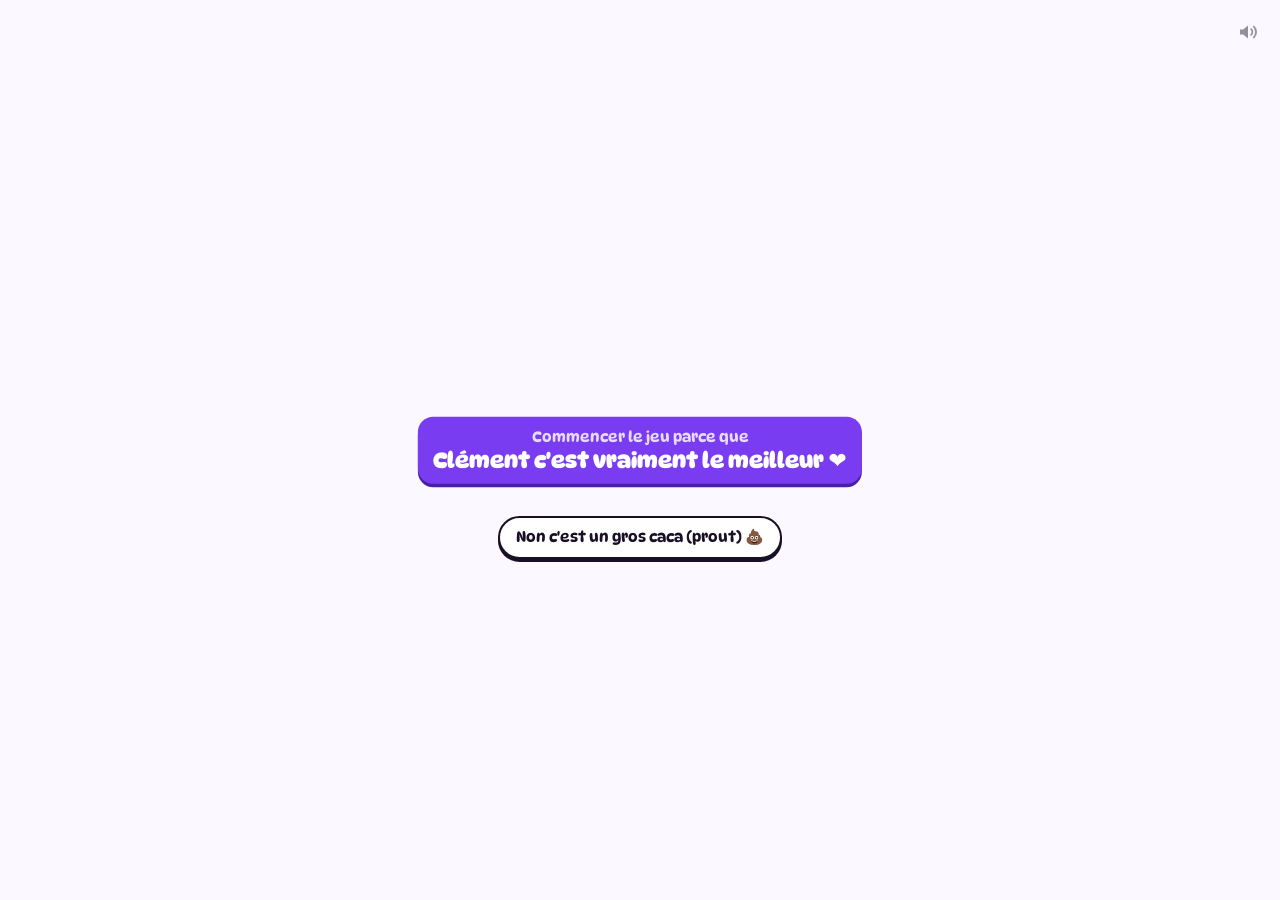
<file: cyriel/index.html>
<!doctype html>
<html lang="fr">
<head>
  <meta charset="utf-8">
  <meta name="viewport" content="width=device-width, initial-scale=1, viewport-fit=cover">
  <!-- Page privée : ne pas indexer, ne pas suivre les liens. -->
  <meta name="robots" content="noindex, nofollow, noarchive">
  <meta name="theme-color" content="#fbf8ff">
  <title>Pour Cyriel</title>
  <link rel="icon" href="data:image/svg+xml,%3Csvg xmlns='http://www.w3.org/2000/svg' viewBox='0 0 32 32'%3E%3Cpath fill='%237a3cf0' d='M16 28C4 19 2 13 5 8c3-4 8-3 11 1 3-4 8-5 11-1 3 5 1 11-11 20z'/%3E%3C/svg%3E">
  <link rel="preload" href="polices/dynapuff-latin-wght-normal.woff2" as="font" type="font/woff2" crossorigin>
  <link rel="stylesheet" href="style.css">
</head>
<body data-fond="clair">
  <main id="scene"></main>
  <canvas id="fx" aria-hidden="true"></canvas>

  <button id="son" type="button" aria-pressed="false" aria-label="Couper le son">
    <svg viewBox="0 0 24 24" aria-hidden="true">
      <path class="hp" d="M4 9.5h3.2L12 5.5v13l-4.8-4H4z"/>
      <path class="ondes" d="M15.2 9.2a4 4 0 0 1 0 5.6M17.8 6.6a7.6 7.6 0 0 1 0 10.8"/>
      <path class="croix" d="M15.5 9.5l5 5m0-5l-5 5"/>
    </svg>
  </button>

  <noscript><p class="sans-js">Ce jeu a besoin de JavaScript pour fonctionner.</p></noscript>
  <script type="module" src="js/jeu.js"></script>
</body>
</html>
</file>
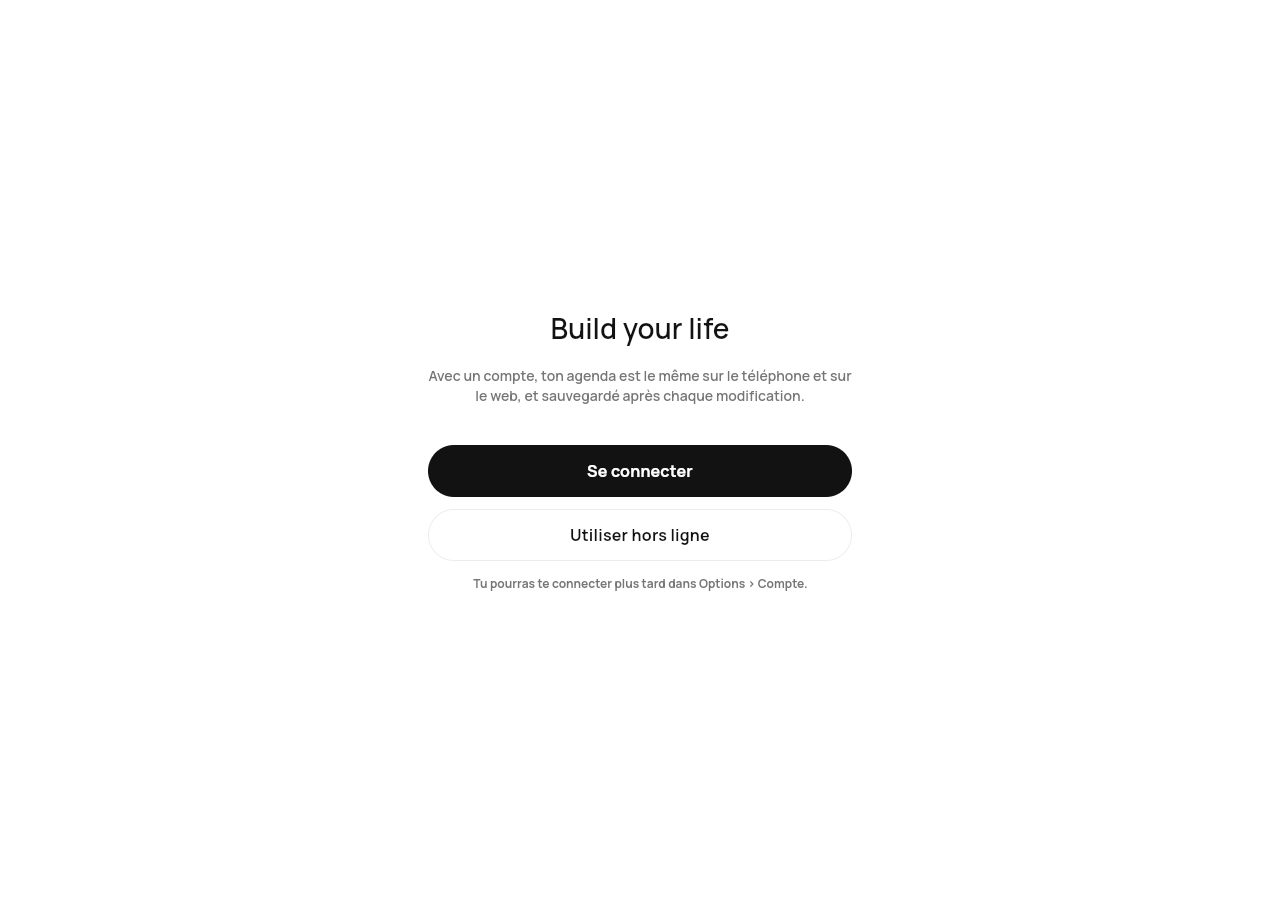
<file: scheduler/index.html>
<!DOCTYPE html>
<html lang="en">
<head>
    <meta charset="UTF-8">
    <!-- SÉCURITÉ (08/11/2026) : seuls les scripts du site s'exécutent (ni script en
         ligne, ni eval, ni script d'un autre domaine) ; le réseau ne va qu'au site, à
         Supabase (compte, synchro) et aux services des plugins. Une injection de
         texte ne pourrait donc jamais devenir du code. Ajouter un service = l'ajouter
         à connect-src. -->
    <meta http-equiv="Content-Security-Policy" content="default-src 'self'; script-src 'self' 'wasm-unsafe-eval'; style-src 'self' 'unsafe-inline'; img-src 'self' data: blob: https://tile.openstreetmap.org; font-src 'self' data:; connect-src 'self' https://xaoqzjaqwhyvsquwwtgy.supabase.co wss://xaoqzjaqwhyvsquwwtgy.supabase.co https://api.open-meteo.com https://geocoding-api.open-meteo.com https://nominatim.openstreetmap.org https://tile.openstreetmap.org; worker-src 'self'; manifest-src 'self'; object-src 'none'; base-uri 'none'; form-action 'none'">
    <meta name="referrer" content="no-referrer">
    <meta name="viewport" content="width=device-width, initial-scale=1.0">
    <title>Scheduler</title>
    <link type="text/css" rel="stylesheet" href="styles.css">
</head>
<body style="text-align: center; align-content: center">
<svg xmlns="http://www.w3.org/2000/svg" width="40" height="40" viewBox="0 0 50 50" role="presentation">
    <circle cx="25" cy="25" r="20" stroke="#ccc" stroke-width="4" fill="none"/>
    <circle cx="25" cy="25" r="20" stroke="#333" stroke-width="4" fill="none" stroke-linecap="round"
            stroke-dasharray="90 125">
        <animateTransform attributeName="transform" type="rotate" from="0 25 25" to="360 25 25" dur="1s"
                          repeatCount="indefinite"/>
    </circle>
</svg>
<script type="application/javascript" src="boot.js"></script>
<script type="application/javascript" src="notify.js"></script>
<script type="application/javascript" src="attachments.js"></script>
<script type="application/javascript" src="composeApp.js"></script>
</body>
</html>
</file>
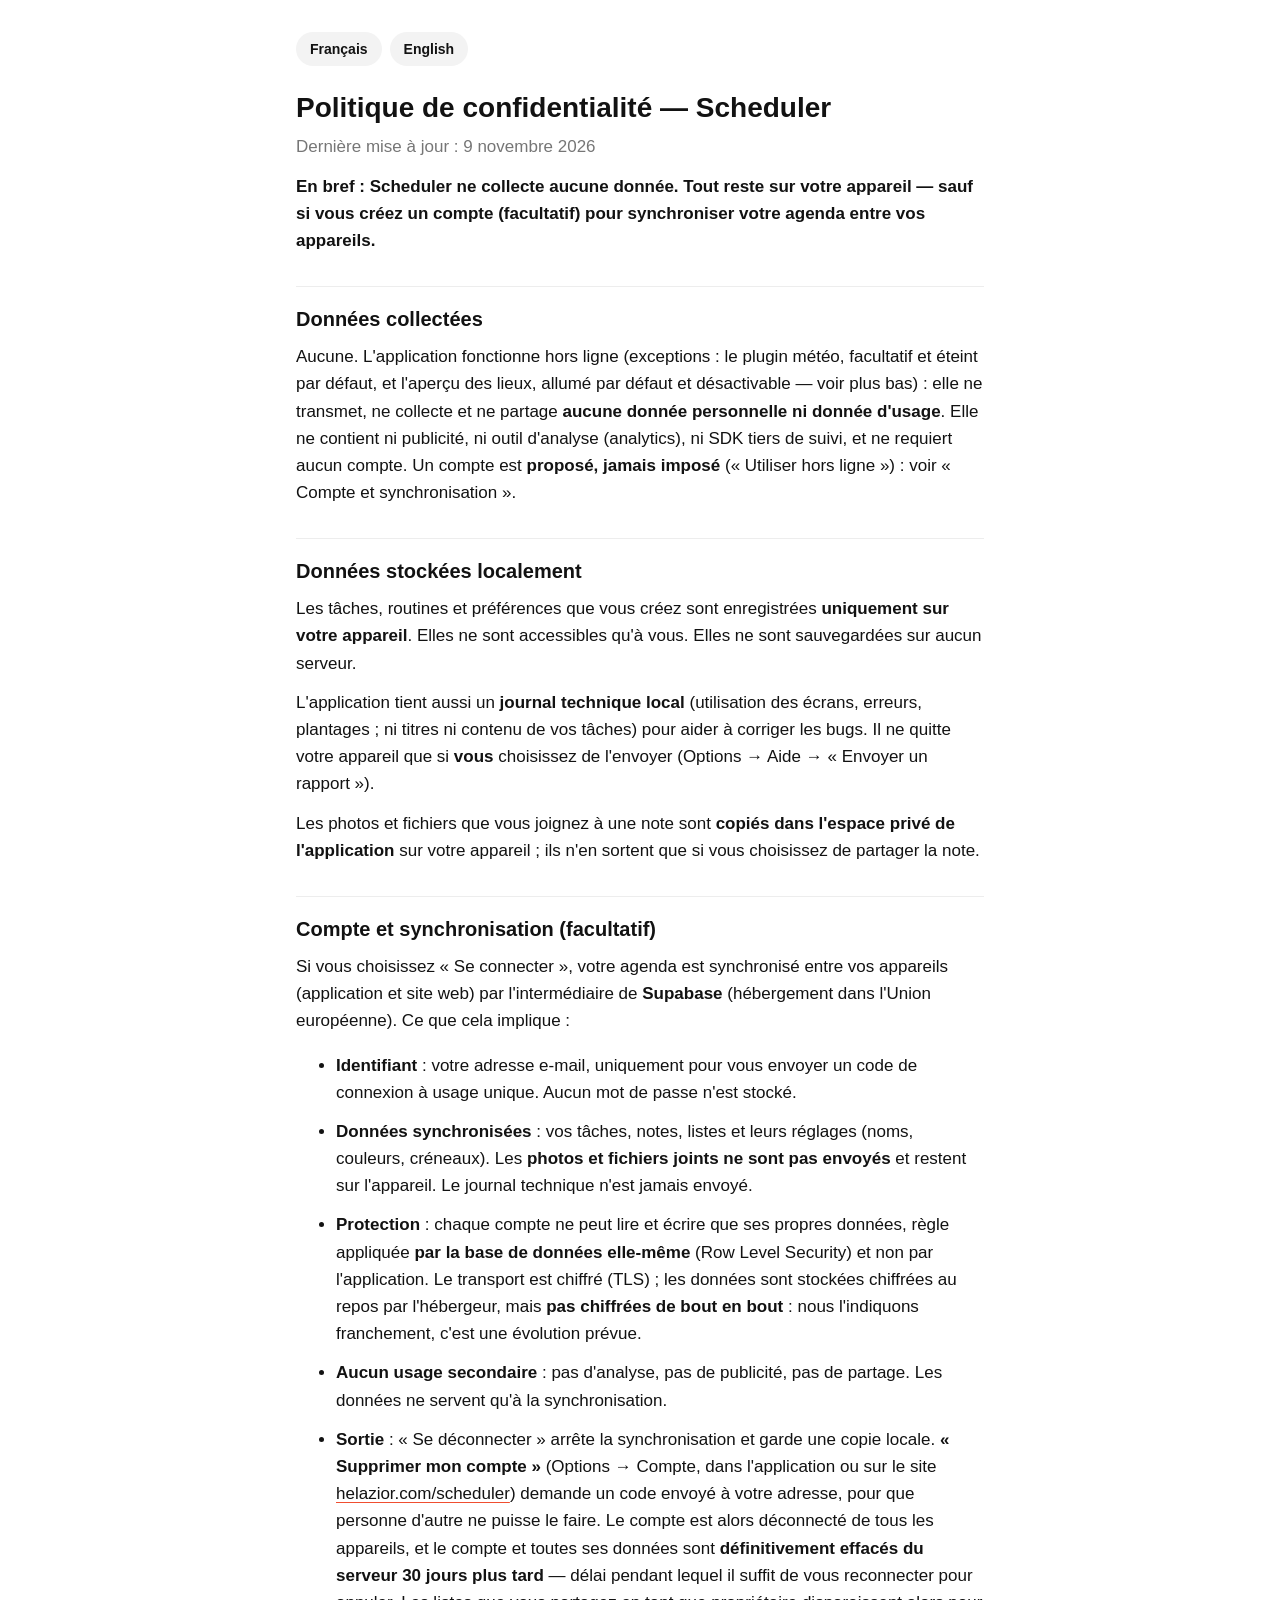
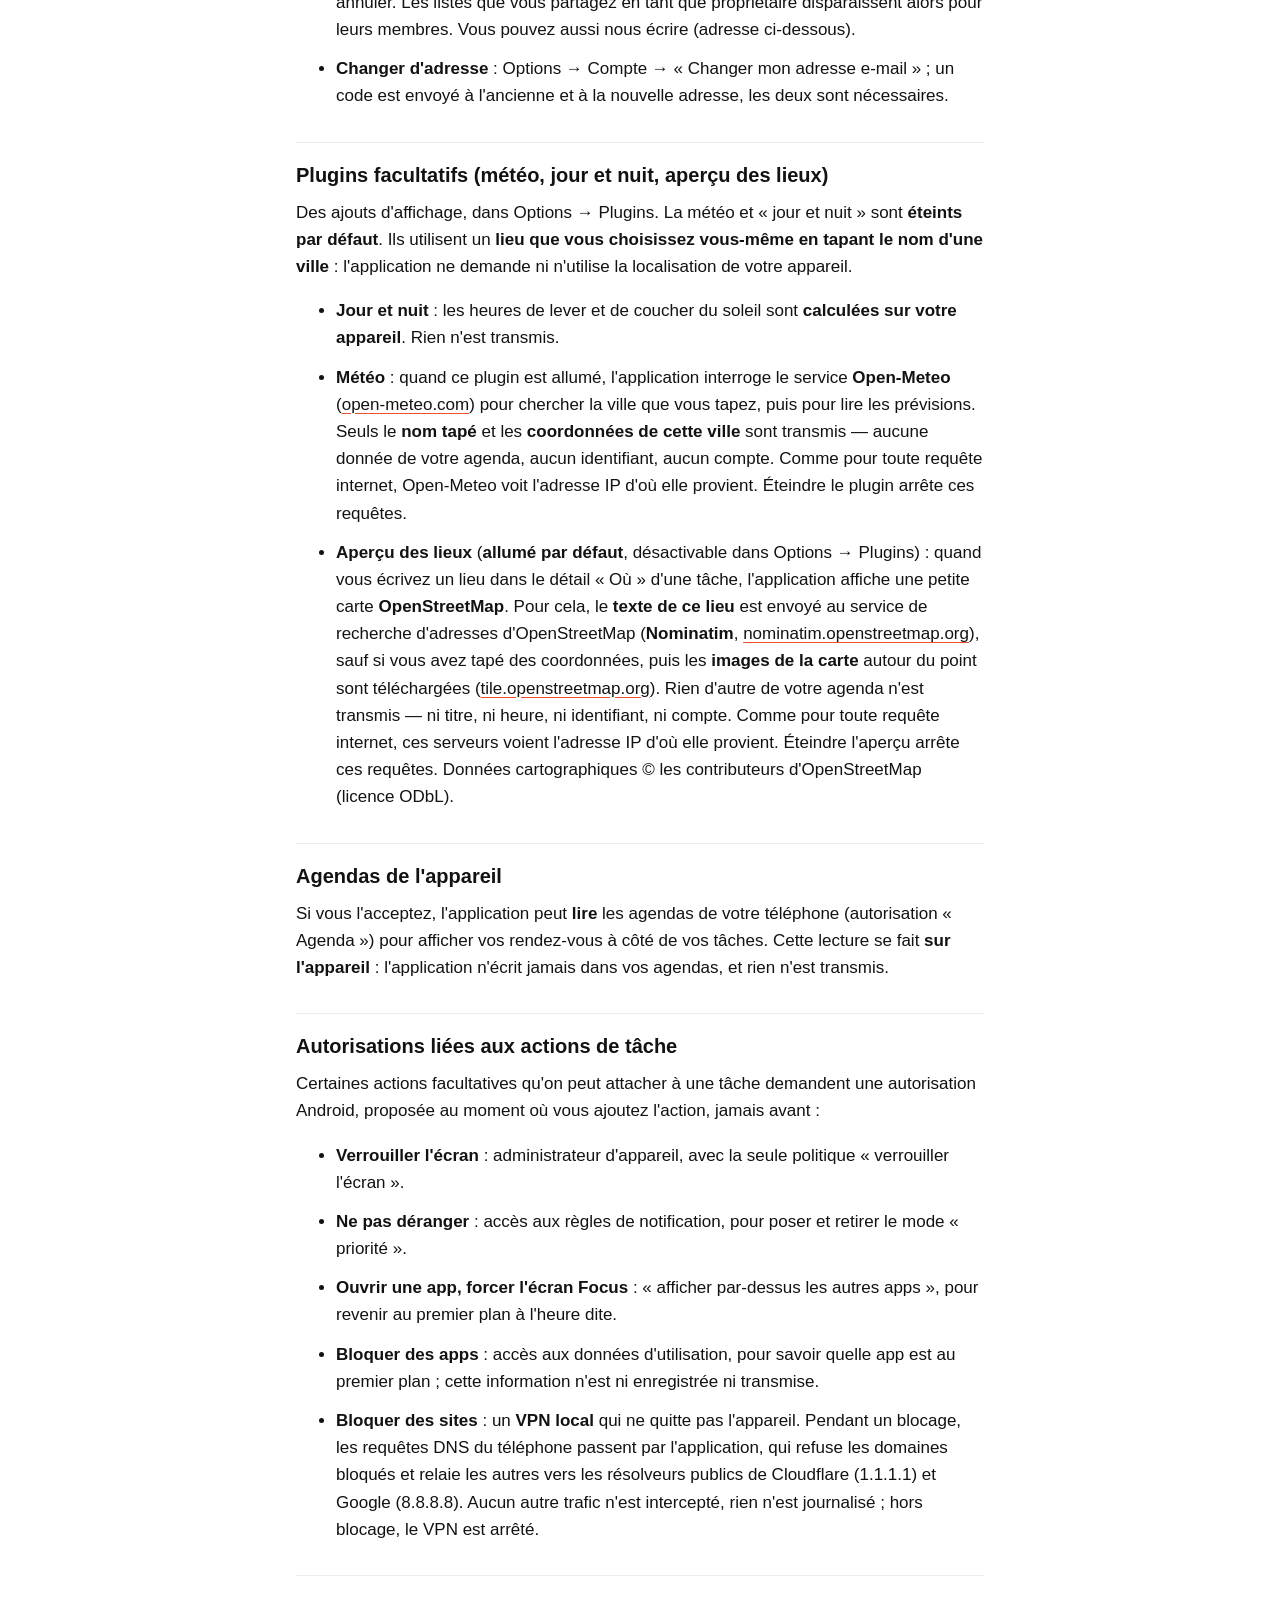
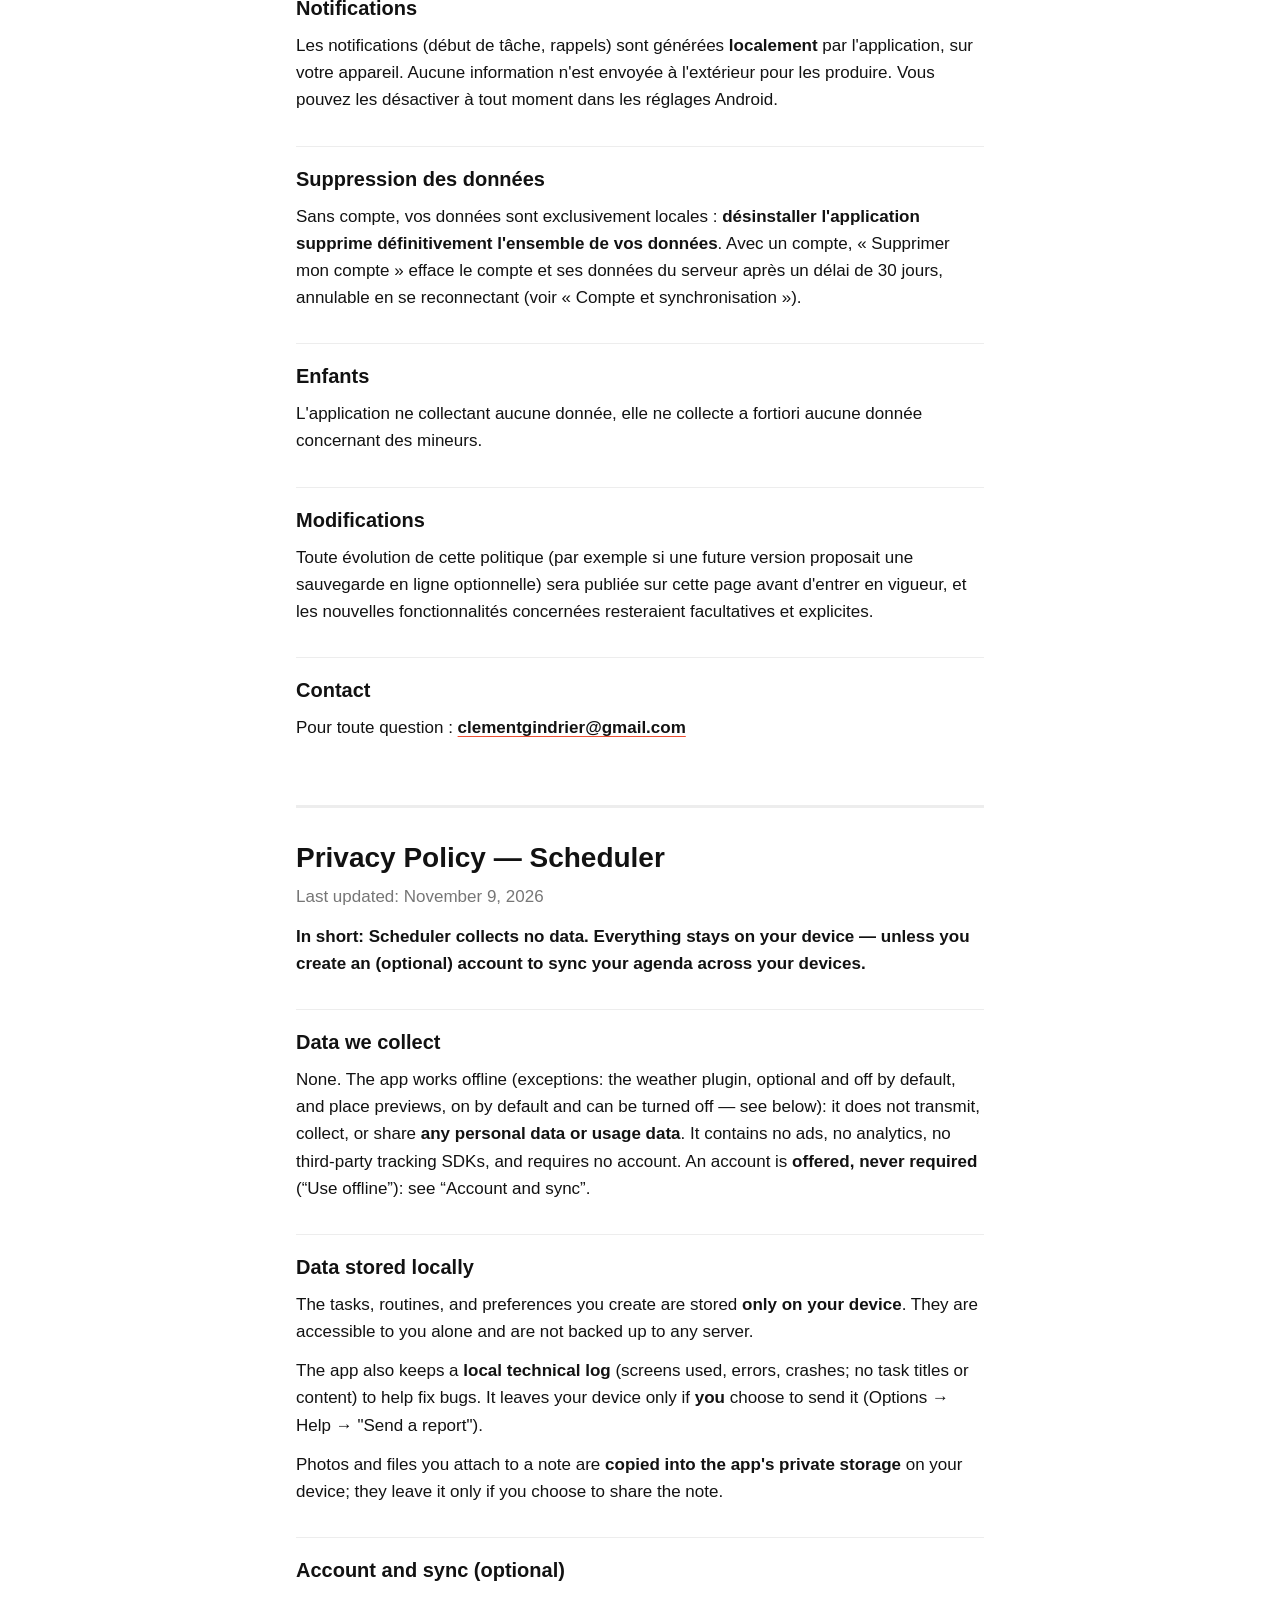
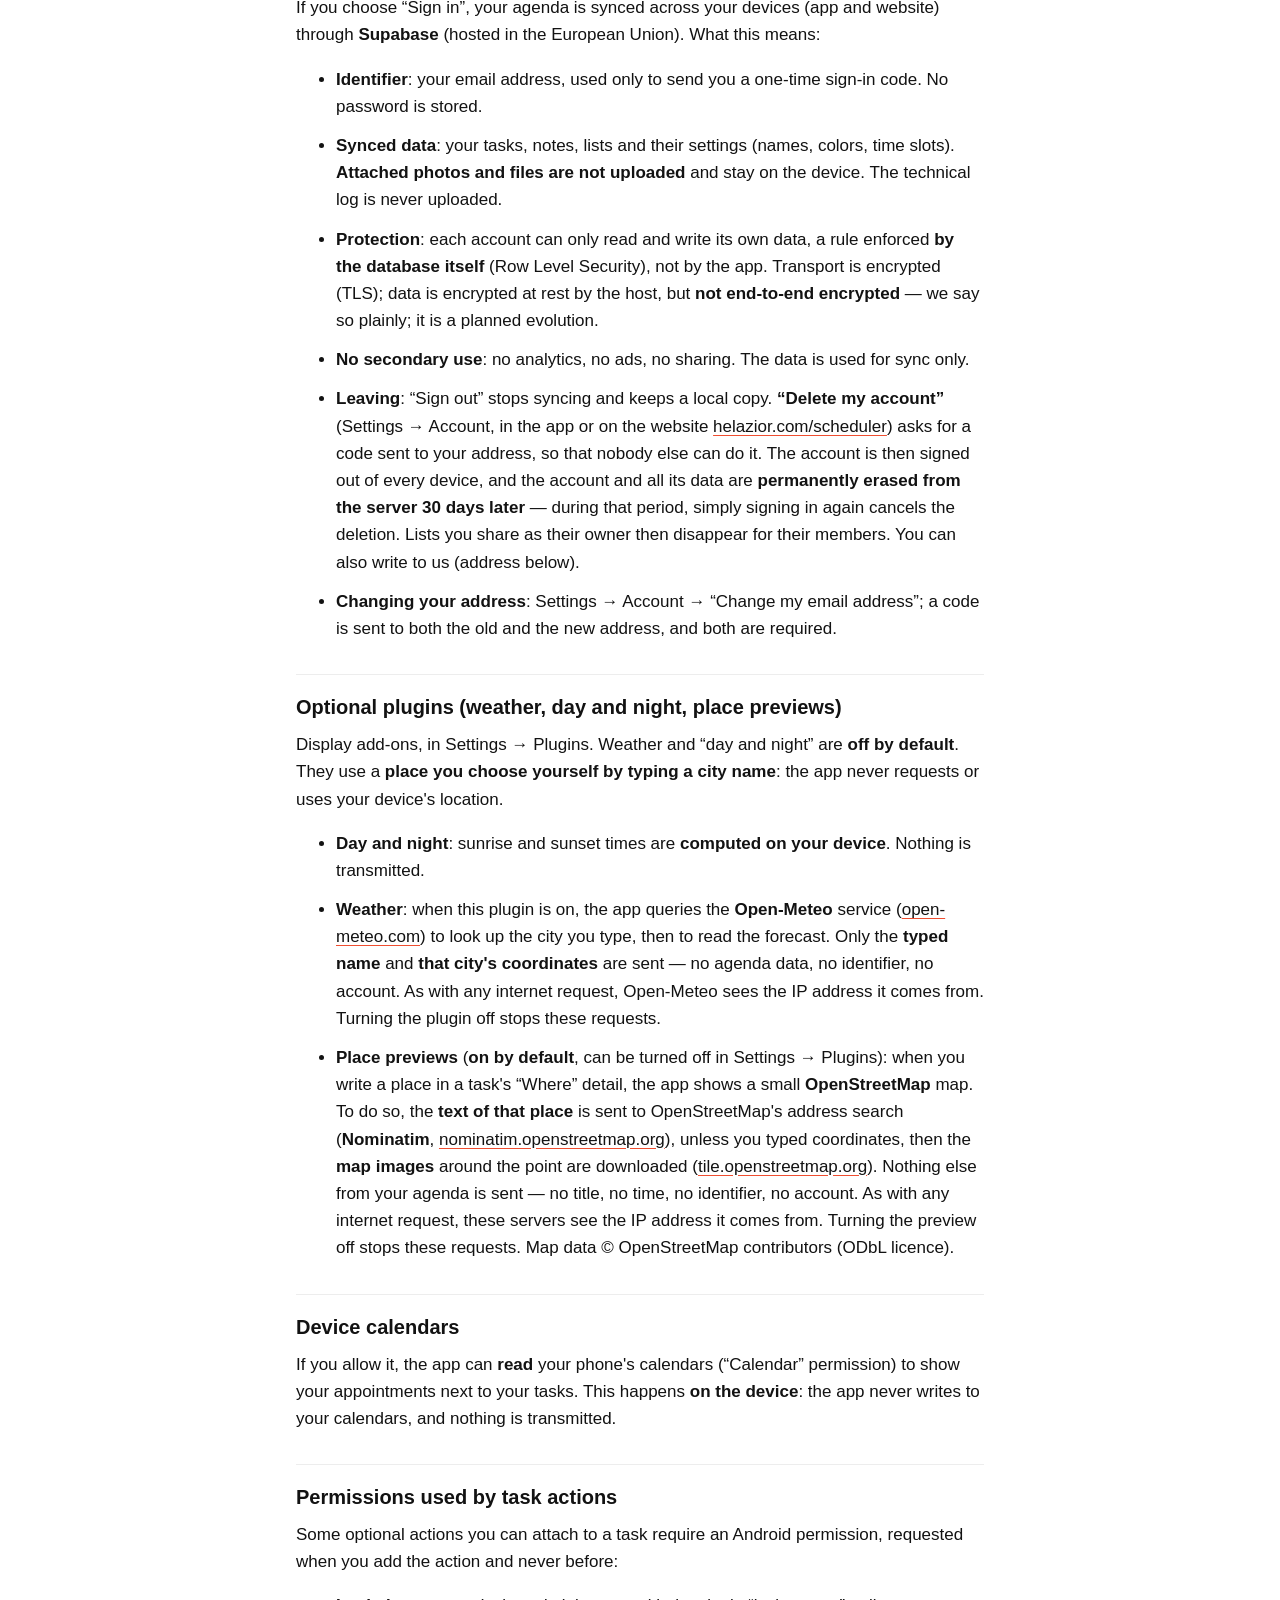
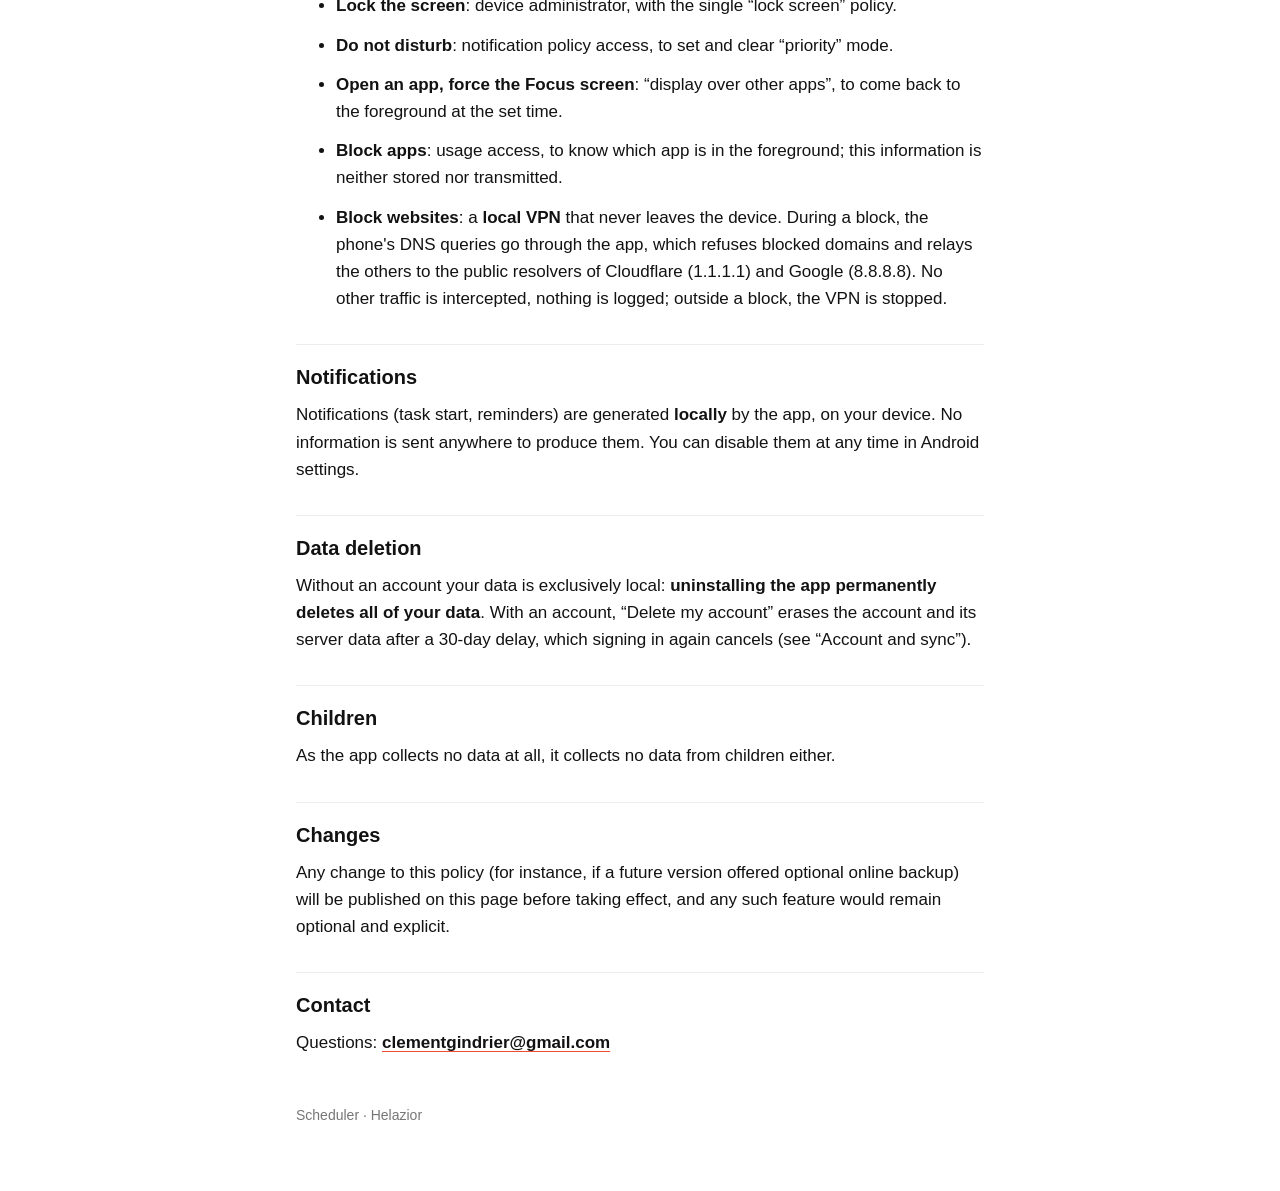
<file: scheduler/privacy/index.html>
<!doctype html>
<html lang="fr">
<head>
<meta charset="utf-8">
<meta name="viewport" content="width=device-width, initial-scale=1">
<title>Scheduler — Politique de confidentialité · Privacy Policy</title>
<meta name="description" content="Politique de confidentialité de l'application Scheduler (Android). Privacy policy of the Scheduler app.">
<meta name="robots" content="index,follow">
<style>
:root { --bg:#fff; --ink:#121212; --muted:#767676; --line:#ededed; --accent:#f04e30; --chip:#f3f3f3; }
@media (prefers-color-scheme: dark) { :root { --bg:#141414; --ink:#ededed; --muted:#9a9a9a; --line:#2a2a2a; --chip:#1f1f1f; } }
* { box-sizing:border-box }
body { margin:0; background:var(--bg); color:var(--ink); font:17px/1.6 -apple-system, "Segoe UI", Roboto, "Helvetica Neue", Arial, sans-serif; }
main { max-width:720px; margin:0 auto; padding:32px 16px 64px; }
nav { display:flex; gap:8px; margin-bottom:24px; }
nav a { padding:6px 14px; border-radius:999px; background:var(--chip); color:var(--ink); text-decoration:none; font-size:14px; font-weight:600; }
nav a:hover { outline:1px solid var(--muted) }
h1 { font-size:28px; line-height:1.25; margin:0 0 8px }
h2 { font-size:20px; margin:32px 0 8px; padding-top:16px; border-top:1px solid var(--line) }
p, li { margin:0 0 12px }
em { color:var(--muted); font-style:normal }
a { color:inherit; text-decoration:underline; text-decoration-color:var(--accent); text-underline-offset:3px }
section + section { margin-top:64px; padding-top:32px; border-top:3px solid var(--line) }
footer { margin-top:48px; color:var(--muted); font-size:14px }
</style>
</head>
<body>
<main>
<nav><a href="#fr">Français</a><a href="#en">English</a></nav>
<section id="fr" lang="fr">
<h1>Politique de confidentialité — Scheduler</h1>
<p><em>Dernière mise à jour : 9 novembre 2026</em></p>
<p><strong>En bref : Scheduler ne collecte aucune donnée. Tout reste sur votre appareil — sauf si vous créez un compte (facultatif) pour synchroniser votre agenda entre vos appareils.</strong></p>
<h2>Données collectées</h2>
<p>Aucune. L'application fonctionne hors ligne (exceptions : le plugin météo, facultatif et éteint par défaut, et l'aperçu des lieux, allumé par défaut et désactivable — voir plus bas) : elle ne transmet, ne collecte et ne partage <strong>aucune donnée personnelle ni donnée d'usage</strong>. Elle ne contient ni publicité, ni outil d'analyse (analytics), ni SDK tiers de suivi, et ne requiert aucun compte. Un compte est <strong>proposé, jamais imposé</strong> (« Utiliser hors ligne ») : voir « Compte et synchronisation ».</p>
<h2>Données stockées localement</h2>
<p>Les tâches, routines et préférences que vous créez sont enregistrées <strong>uniquement sur votre appareil</strong>. Elles ne sont accessibles qu'à vous. Elles ne sont sauvegardées sur aucun serveur.</p>
<p>L'application tient aussi un <strong>journal technique local</strong> (utilisation des écrans, erreurs, plantages ; ni titres ni contenu de vos tâches) pour aider à corriger les bugs. Il ne quitte votre appareil que si <strong>vous</strong> choisissez de l'envoyer (Options → Aide → « Envoyer un rapport »).</p>
<p>Les photos et fichiers que vous joignez à une note sont <strong>copiés dans l'espace privé de l'application</strong> sur votre appareil ; ils n'en sortent que si vous choisissez de partager la note.</p>
<h2 id="compte">Compte et synchronisation (facultatif)</h2>
<p>Si vous choisissez « Se connecter », votre agenda est synchronisé entre vos appareils (application et site web) par l'intermédiaire de <strong>Supabase</strong> (hébergement dans l'Union européenne). Ce que cela implique :</p>
<ul>
<li><strong>Identifiant</strong> : votre adresse e-mail, uniquement pour vous envoyer un code de connexion à usage unique. Aucun mot de passe n'est stocké.</li>
<li><strong>Données synchronisées</strong> : vos tâches, notes, listes et leurs réglages (noms, couleurs, créneaux). Les <strong>photos et fichiers joints ne sont pas envoyés</strong> et restent sur l'appareil. Le journal technique n'est jamais envoyé.</li>
<li><strong>Protection</strong> : chaque compte ne peut lire et écrire que ses propres données, règle appliquée <strong>par la base de données elle-même</strong> (Row Level Security) et non par l'application. Le transport est chiffré (TLS) ; les données sont stockées chiffrées au repos par l'hébergeur, mais <strong>pas chiffrées de bout en bout</strong> : nous l'indiquons franchement, c'est une évolution prévue.</li>
<li><strong>Aucun usage secondaire</strong> : pas d'analyse, pas de publicité, pas de partage. Les données ne servent qu'à la synchronisation.</li>
<li><strong>Sortie</strong> : « Se déconnecter » arrête la synchronisation et garde une copie locale. <strong>« Supprimer mon compte »</strong> (Options → Compte, dans l'application ou sur le site <a href="https://helazior.com/scheduler">helazior.com/scheduler</a>) demande un code envoyé à votre adresse, pour que personne d'autre ne puisse le faire. Le compte est alors déconnecté de tous les appareils, et le compte et toutes ses données sont <strong>définitivement effacés du serveur 30 jours plus tard</strong> — délai pendant lequel il suffit de vous reconnecter pour annuler. Les listes que vous partagez en tant que propriétaire disparaissent alors pour leurs membres. Vous pouvez aussi nous écrire (adresse ci-dessous).</li>
<li><strong>Changer d'adresse</strong> : Options → Compte → « Changer mon adresse e-mail » ; un code est envoyé à l'ancienne et à la nouvelle adresse, les deux sont nécessaires.</li>
</ul>
<h2>Plugins facultatifs (météo, jour et nuit, aperçu des lieux)</h2>
<p>Des ajouts d'affichage, dans Options → Plugins. La météo et « jour et nuit » sont <strong>éteints par défaut</strong>. Ils utilisent un <strong>lieu que vous choisissez vous-même en tapant le nom d'une ville</strong> : l'application ne demande ni n'utilise la localisation de votre appareil.</p>
<ul>
<li><strong>Jour et nuit</strong> : les heures de lever et de coucher du soleil sont <strong>calculées sur votre appareil</strong>. Rien n'est transmis.</li>
<li><strong>Météo</strong> : quand ce plugin est allumé, l'application interroge le service <strong>Open-Meteo</strong> (<a href="https://open-meteo.com">open-meteo.com</a>) pour chercher la ville que vous tapez, puis pour lire les prévisions. Seuls le <strong>nom tapé</strong> et les <strong>coordonnées de cette ville</strong> sont transmis — aucune donnée de votre agenda, aucun identifiant, aucun compte. Comme pour toute requête internet, Open-Meteo voit l'adresse IP d'où elle provient. Éteindre le plugin arrête ces requêtes.</li>
<li><strong>Aperçu des lieux</strong> (<strong>allumé par défaut</strong>, désactivable dans Options → Plugins) : quand vous écrivez un lieu dans le détail « Où » d'une tâche, l'application affiche une petite carte <strong>OpenStreetMap</strong>. Pour cela, le <strong>texte de ce lieu</strong> est envoyé au service de recherche d'adresses d'OpenStreetMap (<strong>Nominatim</strong>, <a href="https://nominatim.openstreetmap.org">nominatim.openstreetmap.org</a>), sauf si vous avez tapé des coordonnées, puis les <strong>images de la carte</strong> autour du point sont téléchargées (<a href="https://tile.openstreetmap.org">tile.openstreetmap.org</a>). Rien d'autre de votre agenda n'est transmis — ni titre, ni heure, ni identifiant, ni compte. Comme pour toute requête internet, ces serveurs voient l'adresse IP d'où elle provient. Éteindre l'aperçu arrête ces requêtes. Données cartographiques © les contributeurs d'OpenStreetMap (licence ODbL).</li>
</ul>
<h2>Agendas de l'appareil</h2>
<p>Si vous l'acceptez, l'application peut <strong>lire</strong> les agendas de votre téléphone (autorisation « Agenda ») pour afficher vos rendez-vous à côté de vos tâches. Cette lecture se fait <strong>sur l'appareil</strong> : l'application n'écrit jamais dans vos agendas, et rien n'est transmis.</p>
<h2>Autorisations liées aux actions de tâche</h2>
<p>Certaines actions facultatives qu'on peut attacher à une tâche demandent une autorisation Android, proposée au moment où vous ajoutez l'action, jamais avant :</p>
<ul>
<li><strong>Verrouiller l'écran</strong> : administrateur d'appareil, avec la seule politique « verrouiller l'écran ».</li>
<li><strong>Ne pas déranger</strong> : accès aux règles de notification, pour poser et retirer le mode « priorité ».</li>
<li><strong>Ouvrir une app, forcer l'écran Focus</strong> : « afficher par-dessus les autres apps », pour revenir au premier plan à l'heure dite.</li>
<li><strong>Bloquer des apps</strong> : accès aux données d'utilisation, pour savoir quelle app est au premier plan ; cette information n'est ni enregistrée ni transmise.</li>
<li><strong>Bloquer des sites</strong> : un <strong>VPN local</strong> qui ne quitte pas l'appareil. Pendant un blocage, les requêtes DNS du téléphone passent par l'application, qui refuse les domaines bloqués et relaie les autres vers les résolveurs publics de Cloudflare (1.1.1.1) et Google (8.8.8.8). Aucun autre trafic n'est intercepté, rien n'est journalisé ; hors blocage, le VPN est arrêté.</li>
</ul>
<h2>Notifications</h2>
<p>Les notifications (début de tâche, rappels) sont générées <strong>localement</strong> par l'application, sur votre appareil. Aucune information n'est envoyée à l'extérieur pour les produire. Vous pouvez les désactiver à tout moment dans les réglages Android.</p>
<h2 id="suppression">Suppression des données</h2>
<p>Sans compte, vos données sont exclusivement locales : <strong>désinstaller l'application supprime définitivement l'ensemble de vos données</strong>. Avec un compte, « Supprimer mon compte » efface le compte et ses données du serveur après un délai de 30 jours, annulable en se reconnectant (voir « Compte et synchronisation »).</p>
<h2>Enfants</h2>
<p>L'application ne collectant aucune donnée, elle ne collecte a fortiori aucune donnée concernant des mineurs.</p>
<h2>Modifications</h2>
<p>Toute évolution de cette politique (par exemple si une future version proposait une sauvegarde en ligne optionnelle) sera publiée sur cette page avant d'entrer en vigueur, et les nouvelles fonctionnalités concernées resteraient facultatives et explicites.</p>
<h2>Contact</h2>
<p>Pour toute question : <strong><a href="mailto:clementgindrier@gmail.com">clementgindrier@gmail.com</a></strong></p>
</section>
<section id="en" lang="en">
<h1>Privacy Policy — Scheduler</h1>
<p><em>Last updated: November 9, 2026</em></p>
<p><strong>In short: Scheduler collects no data. Everything stays on your device — unless you create an (optional) account to sync your agenda across your devices.</strong></p>
<h2>Data we collect</h2>
<p>None. The app works offline (exceptions: the weather plugin, optional and off by default, and place previews, on by default and can be turned off — see below): it does not transmit, collect, or share <strong>any personal data or usage data</strong>. It contains no ads, no analytics, no third-party tracking SDKs, and requires no account. An account is <strong>offered, never required</strong> (“Use offline”): see “Account and sync”.</p>
<h2>Data stored locally</h2>
<p>The tasks, routines, and preferences you create are stored <strong>only on your device</strong>. They are accessible to you alone and are not backed up to any server.</p>
<p>The app also keeps a <strong>local technical log</strong> (screens used, errors, crashes; no task titles or content) to help fix bugs. It leaves your device only if <strong>you</strong> choose to send it (Options → Help → "Send a report").</p>
<p>Photos and files you attach to a note are <strong>copied into the app's private storage</strong> on your device; they leave it only if you choose to share the note.</p>
<h2 id="account">Account and sync (optional)</h2>
<p>If you choose “Sign in”, your agenda is synced across your devices (app and website) through <strong>Supabase</strong> (hosted in the European Union). What this means:</p>
<ul>
<li><strong>Identifier</strong>: your email address, used only to send you a one-time sign-in code. No password is stored.</li>
<li><strong>Synced data</strong>: your tasks, notes, lists and their settings (names, colors, time slots). <strong>Attached photos and files are not uploaded</strong> and stay on the device. The technical log is never uploaded.</li>
<li><strong>Protection</strong>: each account can only read and write its own data, a rule enforced <strong>by the database itself</strong> (Row Level Security), not by the app. Transport is encrypted (TLS); data is encrypted at rest by the host, but <strong>not end-to-end encrypted</strong> — we say so plainly; it is a planned evolution.</li>
<li><strong>No secondary use</strong>: no analytics, no ads, no sharing. The data is used for sync only.</li>
<li><strong>Leaving</strong>: “Sign out” stops syncing and keeps a local copy. <strong>“Delete my account”</strong> (Settings → Account, in the app or on the website <a href="https://helazior.com/scheduler">helazior.com/scheduler</a>) asks for a code sent to your address, so that nobody else can do it. The account is then signed out of every device, and the account and all its data are <strong>permanently erased from the server 30 days later</strong> — during that period, simply signing in again cancels the deletion. Lists you share as their owner then disappear for their members. You can also write to us (address below).</li>
<li><strong>Changing your address</strong>: Settings → Account → “Change my email address”; a code is sent to both the old and the new address, and both are required.</li>
</ul>
<h2>Optional plugins (weather, day and night, place previews)</h2>
<p>Display add-ons, in Settings → Plugins. Weather and “day and night” are <strong>off by default</strong>. They use a <strong>place you choose yourself by typing a city name</strong>: the app never requests or uses your device's location.</p>
<ul>
<li><strong>Day and night</strong>: sunrise and sunset times are <strong>computed on your device</strong>. Nothing is transmitted.</li>
<li><strong>Weather</strong>: when this plugin is on, the app queries the <strong>Open-Meteo</strong> service (<a href="https://open-meteo.com">open-meteo.com</a>) to look up the city you type, then to read the forecast. Only the <strong>typed name</strong> and <strong>that city's coordinates</strong> are sent — no agenda data, no identifier, no account. As with any internet request, Open-Meteo sees the IP address it comes from. Turning the plugin off stops these requests.</li>
<li><strong>Place previews</strong> (<strong>on by default</strong>, can be turned off in Settings → Plugins): when you write a place in a task's “Where” detail, the app shows a small <strong>OpenStreetMap</strong> map. To do so, the <strong>text of that place</strong> is sent to OpenStreetMap's address search (<strong>Nominatim</strong>, <a href="https://nominatim.openstreetmap.org">nominatim.openstreetmap.org</a>), unless you typed coordinates, then the <strong>map images</strong> around the point are downloaded (<a href="https://tile.openstreetmap.org">tile.openstreetmap.org</a>). Nothing else from your agenda is sent — no title, no time, no identifier, no account. As with any internet request, these servers see the IP address it comes from. Turning the preview off stops these requests. Map data © OpenStreetMap contributors (ODbL licence).</li>
</ul>
<h2>Device calendars</h2>
<p>If you allow it, the app can <strong>read</strong> your phone's calendars (“Calendar” permission) to show your appointments next to your tasks. This happens <strong>on the device</strong>: the app never writes to your calendars, and nothing is transmitted.</p>
<h2>Permissions used by task actions</h2>
<p>Some optional actions you can attach to a task require an Android permission, requested when you add the action and never before:</p>
<ul>
<li><strong>Lock the screen</strong>: device administrator, with the single “lock screen” policy.</li>
<li><strong>Do not disturb</strong>: notification policy access, to set and clear “priority” mode.</li>
<li><strong>Open an app, force the Focus screen</strong>: “display over other apps”, to come back to the foreground at the set time.</li>
<li><strong>Block apps</strong>: usage access, to know which app is in the foreground; this information is neither stored nor transmitted.</li>
<li><strong>Block websites</strong>: a <strong>local VPN</strong> that never leaves the device. During a block, the phone's DNS queries go through the app, which refuses blocked domains and relays the others to the public resolvers of Cloudflare (1.1.1.1) and Google (8.8.8.8). No other traffic is intercepted, nothing is logged; outside a block, the VPN is stopped.</li>
</ul>
<h2>Notifications</h2>
<p>Notifications (task start, reminders) are generated <strong>locally</strong> by the app, on your device. No information is sent anywhere to produce them. You can disable them at any time in Android settings.</p>
<h2 id="deletion">Data deletion</h2>
<p>Without an account your data is exclusively local: <strong>uninstalling the app permanently deletes all of your data</strong>. With an account, “Delete my account” erases the account and its server data after a 30-day delay, which signing in again cancels (see “Account and sync”).</p>
<h2>Children</h2>
<p>As the app collects no data at all, it collects no data from children either.</p>
<h2>Changes</h2>
<p>Any change to this policy (for instance, if a future version offered optional online backup) will be published on this page before taking effect, and any such feature would remain optional and explicit.</p>
<h2>Contact</h2>
<p>Questions: <strong><a href="mailto:clementgindrier@gmail.com">clementgindrier@gmail.com</a></strong></p>
</section>
<footer>Scheduler · Helazior</footer>
</main>
</body>
</html>
</file>
<file: cyriel/style.css>
/* ------------------------------------------------------------------
   Pour Cyriel — feuille de style commune
   Palette : papier lilas, encre violette, violet vif, nuit noire.
   ------------------------------------------------------------------ */

@font-face {
  font-family: "DynaPuff";
  src: url("polices/dynapuff-latin-wght-normal.woff2") format("woff2");
  font-weight: 400 700;
  font-style: normal;
  font-display: swap;
}

/* Le nom dans le bandeau du restaurant (étape 6). */
@font-face {
  font-family: "Patua One";
  src: url("polices/patua-one-latin-400-normal.woff2") format("woff2");
  font-weight: 400;
  font-style: normal;
  font-display: swap;
}

:root {
  --papier: #fbf8ff;
  --encre: #1a1026;
  --violet: #7a3cf0;
  --violet-fonce: #4a1fa8;
  --lilas: #c9a8ff;
  --nuit: #000;

  --police: "DynaPuff", "Trebuchet MS", "Segoe UI", system-ui, sans-serif;
  --marge: 14px;
}

*, *::before, *::after { box-sizing: border-box; }

html, body {
  height: 100%;
  margin: 0;
}

body {
  position: fixed;
  inset: 0;
  overflow: hidden;
  font-family: var(--police);
  color: var(--encre);
  background-color: var(--papier);
  transition: background-color 1.1s ease;
  -webkit-tap-highlight-color: transparent;
  -webkit-user-select: none;
  user-select: none;
  touch-action: manipulation;
  overscroll-behavior: none;
}

body[data-fond="sombre"] {
  color: #efe6ff;
  background-color: var(--nuit);
}

#scene {
  position: absolute;
  inset: 0;
}

/* Calque des particules (cœurs, chauves-souris) : par-dessus tout, ne capte aucun clic. */
#fx {
  position: absolute;
  inset: 0;
  width: 100%;
  height: 100%;
  pointer-events: none;
  z-index: 30;
}

/* ---------------------------------------------------------------- Son */

#son {
  position: absolute;
  top: max(10px, env(safe-area-inset-top));
  right: max(10px, env(safe-area-inset-right));
  z-index: 40;
  width: 44px;
  height: 44px;
  padding: 10px;
  border: 0;
  border-radius: 50%;
  background: transparent;
  color: inherit;
  opacity: 0.45;
  cursor: pointer;
  transition: opacity 0.2s;
}
#son:hover, #son:focus-visible { opacity: 1; }
body.e5-en-jeu #son { display: none; }
#son svg { display: block; width: 100%; height: 100%; }
#son .hp { fill: currentColor; }
#son .ondes, #son .croix {
  fill: none;
  stroke: currentColor;
  stroke-width: 1.8;
  stroke-linecap: round;
}
#son .croix { display: none; }
#son[aria-pressed="true"] .ondes { display: none; }
#son[aria-pressed="true"] .croix { display: block; }

:focus-visible {
  outline: 3px solid var(--lilas);
  outline-offset: 3px;
}

.sans-js {
  position: absolute;
  inset: 0;
  display: grid;
  place-items: center;
  margin: 0;
  padding: 24px;
  text-align: center;
}

/* ----------------------------------------------------------- Étape 1 */

.e1 {
  position: absolute;
  inset: 0;
  overflow: hidden;
}

.e1 button {
  font-family: inherit;
  cursor: pointer;
  touch-action: manipulation;
}

/* Le gros bouton : sa taille de police est pilotée par le JavaScript,
   tout le reste (marges, arrondi, relief) en découle via les « em ». */
.e1-oui {
  position: absolute;
  left: 50%;
  top: 50%;
  transform: translate(-50%, -50%);
  z-index: 1;
  display: flex;
  flex-direction: column;
  align-items: center;
  gap: 0.12em;
  width: max-content;
  max-width: calc(100% - 2 * var(--marge));
  margin: 0;
  padding: 0.5em 0.7em 0.55em;
  border: 0;
  border-radius: min(0.7em, 44px);
  background: var(--violet);
  color: #fff;
  font-size: 22px;
  font-weight: 700;
  line-height: 1.04;
  text-align: center;
  box-shadow: 0 min(0.16em, 12px) 0 var(--violet-fonce);
}

.e1-petit {
  font-size: 15px;
  font-weight: 500;
  line-height: 1.2;
  color: #e7dbff;
  white-space: nowrap;
}

.e1-gros {
  display: block;
  text-wrap: balance;
}

.e1-non {
  position: absolute;
  left: 0;
  top: 0;
  z-index: 2;
  max-width: calc(100% - 2 * var(--marge));
  margin: 0;
  padding: 10px 16px 11px;
  border: 2px solid var(--encre);
  border-radius: 999px;
  background: #fff;
  color: var(--encre);
  font-size: 15px;
  font-weight: 500;
  line-height: 1.2;
  white-space: nowrap;
  box-shadow: 0 3px 0 var(--encre);
  will-change: transform;
}

.e1-non.glisse { transition: transform 0.28s cubic-bezier(0.3, 1.4, 0.5, 1); }

/* ----------------------------------------------------------- Étape 2 */

.e2 {
  position: absolute;
  inset: 0;
  display: block;
  width: 100%;
  height: 100%;
  background: #000;
  touch-action: none;
  cursor: pointer;
}

/* ------------------------------------------------- Étapes à venir */

.a-venir {
  position: absolute;
  inset: 0;
  display: grid;
  place-content: center;
  justify-items: center;
  gap: 18px;
  padding: 24px;
  text-align: center;
}
.a-venir p {
  margin: 0;
  font-size: 22px;
  font-weight: 600;
}
.a-venir button {
  padding: 10px 18px 11px;
  border: 2px solid var(--encre);
  border-radius: 999px;
  background: #fff;
  color: var(--encre);
  font: 500 15px/1.2 var(--police);
  box-shadow: 0 3px 0 var(--encre);
  cursor: pointer;
}

@media (prefers-reduced-motion: reduce) {
  body { transition-duration: 0.4s; }
  .e1-non.glisse { transition-duration: 0.01s; }
}

/* ----------------------------------------------------------- Étape 3 */

.e3 {
  position: absolute;
  inset: 0;
  overflow: hidden;
  background: #000;
}

.e3 canvas {
  position: absolute;
  inset: 0;
  display: block;
  width: 100%;
  height: 100%;
  touch-action: none;
  cursor: crosshair;
}

.e3-consigne {
  position: absolute;
  top: max(14px, env(safe-area-inset-top));
  left: 0;
  right: 0;
  margin: 0;
  padding: 0 62px;
  color: #efe6ff;
  font-size: 17px;
  font-weight: 500;
  line-height: 1.3;
  text-align: center;
  text-wrap: balance;
  text-shadow: 0 1px 6px #000, 0 0 14px #000;
  pointer-events: none;
}

.e3-actions {
  position: absolute;
  left: 0;
  right: 0;
  bottom: max(18px, env(safe-area-inset-bottom));
  display: flex;
  justify-content: center;
  gap: 12px;
  pointer-events: none;
}

.e3-actions button {
  padding: 10px 18px 11px;
  border: 2px solid var(--lilas);
  border-radius: 999px;
  background: rgba(22, 12, 36, 0.86);
  color: #efe6ff;
  font: 500 15px/1.2 var(--police);
  cursor: pointer;
  pointer-events: auto;
}
.e3-actions button[hidden] { display: none; }

/* ----------------------------------------------------------- Étape 5 */

.e5 {
  position: absolute;
  inset: 0;
  overflow: hidden;
  background: #f3ebff;
}

.e5 button { font-family: inherit; cursor: pointer; }

.e5-jeu {
  position: absolute;
  inset: 0;
}

/* La scène prend tout l'écran ; la salle se cadre entre les menus. */
.e5-scene {
  position: absolute;
  inset: 0;
}

.e5-svg {
  position: absolute;
  inset: 0;
  display: block;
  width: 100%;
  height: 100%;
}
/* Le fond sous le dessin (l'herbe du café et du marché) : les morceaux pas
   encore peints (téléphone) prennent sa couleur au lieu de clignoter en blanc. */
.e5-svg { background: #b4df4a; }
.e5-svg text { font-family: var(--police); }
.e5-svg text:not([fill]) { fill: var(--encre); }

.e5-voile {
  position: absolute;
  inset: 0;
  background: #f3ebff;
  opacity: 0;
  pointer-events: none;
}

/* Les menus du restaurant, découpés dans la maquette de Clément (912 × 1724,
   images/hud/) et posés aux mêmes places. --u : un pixel de la maquette, en
   pixels d'écran (calculé par le jeu). Les zones (.e5-z) se placent avec
   --x, --y, --l, --h, en pixels de la maquette. */
.e5 { --u: .4276px; }
.e5-hud {
  position: absolute;
  inset: 0;
  z-index: 4;
  pointer-events: none;
  font-family: Arial, Helvetica, sans-serif;
}
.e5-bloc { position: absolute; }
.e5-bloc-img {
  position: absolute;
  inset: 0;
  display: block;
  width: 100%;
  height: 100%;
  pointer-events: none;
  -webkit-user-drag: none;
  user-select: none;
}
.e5-bloc-gauche {
  left: env(safe-area-inset-left, 0px);
  top: env(safe-area-inset-top, 0px);
  width: calc(var(--u) * 262);
  height: calc(var(--u) * 412);
}
.e5-bloc-centre {
  left: calc(50% - var(--u) * 206);
  top: calc(env(safe-area-inset-top, 0px) + var(--u) * 2);
  width: calc(var(--u) * 382);
  height: calc(var(--u) * 166);
  pointer-events: auto;
}
.e5-bloc-droite {
  right: env(safe-area-inset-right, 0px);
  top: calc(env(safe-area-inset-top, 0px) + var(--u) * 16);
  width: calc(var(--u) * 282);
  height: calc(var(--u) * 74);
  pointer-events: auto;
}
/* Debout : le chat et les plateaux d'actions à leur place de la maquette,
   les plateaux par-dessus le coin du chat. */
.e5-bloc-chat {
  z-index: 1;
  left: env(safe-area-inset-left, 0px);
  bottom: calc(env(safe-area-inset-bottom, 0px) + var(--u) * 164);
  width: calc(var(--u) * 548);
  height: calc(var(--u) * 488);
}
.e5-bloc-actions {
  z-index: 2;
  left: calc(env(safe-area-inset-left, 0px) + var(--u) * 398);
  bottom: calc(env(safe-area-inset-bottom, 0px) + var(--u) * 52);
  width: calc(var(--u) * 514);
  height: calc(var(--u) * 288);
}
/* Écran plus large que la maquette : les plateaux d'actions continuent
   jusqu'au bord droit. */
.e5-rallonge {
  position: absolute;
  z-index: 2;
  left: calc(env(safe-area-inset-left, 0px) + var(--u) * 912 - 1px);
  right: 0;
  bottom: calc(env(safe-area-inset-bottom, 0px) + var(--u) * 52);
  height: calc(var(--u) * 288);
  background: url("images/hud/actions-bord.webp") 0 0 / calc(var(--u) * 8) 100% repeat-x;
  pointer-events: auto;
}
/* Couché (paysage), comme dans le jeu d'origine : le chat dans le coin en
   bas à gauche, les plateaux d'actions dans le coin en bas à droite. */
.e5[data-mise="paysage"] .e5-bloc-chat { bottom: env(safe-area-inset-bottom, 0px); }
.e5[data-mise="paysage"] .e5-bloc-actions {
  left: auto;
  right: env(safe-area-inset-right, 0px);
  bottom: env(safe-area-inset-bottom, 0px);
}
.e5[data-mise="paysage"] .e5-rallonge { display: none; }
.e5-z {
  position: absolute;
  left: calc(var(--x) * var(--u));
  top: calc(var(--y) * var(--u));
  width: calc(var(--l) * var(--u));
  height: calc(var(--h) * var(--u));
}
.e5-bloqueur { pointer-events: auto; }
.e5-repere { pointer-events: none; }

/* Le niveau, l'expérience, les pièces, le nom */
.e5-niveau { overflow: visible; pointer-events: none; transform-origin: 50% 60%; }
.e5-niveau text {
  font: 700 42px var(--police);
  fill: #3b2414;
  stroke: #fff;
  stroke-width: 5px;
  stroke-linejoin: round;
  paint-order: stroke;
}
.e5-xp {
  overflow: hidden;
  border-radius: calc(var(--u) * 7);
  pointer-events: none;
}
.e5-xp-plein {
  position: absolute;
  left: 0;
  top: 0;
  bottom: 0;
  width: 0;
  background: linear-gradient(#d2f45f, #bfe844 58%, #9fcb25 60%, #a8d22d);
  transition: width .7s ease;
}
.e5-xp-texte {
  position: absolute;
  inset: 0;
  display: grid;
  place-items: center;
  color: #fff;
  font: 400 max(10px, calc(var(--u) * 29))/1 Arial, Helvetica, sans-serif;
  text-shadow: 0 1px 2px rgba(40, 25, 10, .55);
  white-space: nowrap;
}
.e5-pieces {
  display: flex;
  align-items: center;
  padding-left: calc(var(--u) * 14);
  color: #43301c;
  font: 400 max(11px, calc(var(--u) * 31))/1 Arial, Helvetica, sans-serif;
  font-variant-numeric: tabular-nums;
  transform-origin: 15% 50%;
  pointer-events: none;
}
.e5-pieces-icone { pointer-events: none; }
.e5-joueuse {
  margin: 0;
  display: flex;
  align-items: center;
  justify-content: center;
  color: #4b321c;
  font: 400 calc(var(--u) * 46)/1 "Patua One", Georgia, serif;
  white-space: nowrap;
  pointer-events: none;
}

/* Les zones qu'on touche, posées sur les icônes de la maquette */
.e5-zone {
  margin: 0;
  padding: 0;
  border: 0;
  border-radius: calc(var(--u) * 16);
  background: transparent;
  cursor: pointer;
  pointer-events: auto;
  -webkit-tap-highlight-color: transparent;
  transition: background-color .12s;
}
@media (hover: hover) {
  .e5-zone:hover { background: rgba(255, 255, 255, .18); }
}
.e5-zone:active { background: rgba(70, 35, 0, .16); }
.e5-cabane { position: absolute; inset: 4% 6%; width: 88%; height: 92%; pointer-events: none; }
.e5-zone:focus { outline: none; }
.e5-zone:focus-visible { outline: 3px solid #fff; outline-offset: 1px; box-shadow: 0 0 0 6px rgba(122, 60, 240, .55); }
/* Son coupé : la note est barrée. */
.e5-zone[data-hud="son"][aria-pressed="true"]::after {
  content: "";
  position: absolute;
  inset: 14% 8%;
  background: linear-gradient(to top right, transparent calc(50% - 2px), #d92b3a calc(50% - 2px), #d92b3a calc(50% + 2px), transparent calc(50% + 2px));
  pointer-events: none;
}
.e5-panier { pointer-events: none; transform-origin: 50% 65%; }
.e5-hud .e5-badge {
  position: absolute;
  top: 0;
  right: 2%;
  min-width: max(18px, calc(var(--u) * 34));
  height: max(18px, calc(var(--u) * 34));
  padding: 0 4px;
  border: 2px solid #fff;
  border-radius: 999px;
  background: #f06fa4;
  color: #fff;
  font: 700 max(10px, calc(var(--u) * 19))/1 var(--police);
  display: grid;
  place-items: center;
  font-variant-numeric: tabular-nums;
}
.e5-hud .e5-badge[hidden] { display: none; }

/* Le Café chat */
.e5-chat {
  overflow-y: auto;
  overscroll-behavior: contain;
  scrollbar-width: none;
  padding: calc(var(--u) * 4) calc(var(--u) * 8) calc(var(--u) * 6);
  color: #2f2f2f;
  font: 400 max(12px, calc(var(--u) * 26))/1.3 Arial, Helvetica, sans-serif;
  pointer-events: auto;
  -webkit-user-select: text;
  user-select: text;
}
.e5-chat::-webkit-scrollbar { display: none; }
.e5-chat:focus { outline: none; }
.e5-chat:focus-visible { outline: 2px solid #7a3cf0; outline-offset: 2px; }
.e5-ligne { margin: 0 0 .32em; overflow-wrap: anywhere; border-radius: 3px; }
.e5-ligne b { font-weight: 700; }
.e5-systeme b { font-weight: 400; margin-right: .35em; }
.e5-de-pipi b { color: #6a2fe0; }
.e5-de-moi b { color: #b04a1a; }
.e5-flash { animation: e5-flash .7s ease; }
@keyframes e5-flash { 30% { background: #ffe9a8; } }
.e5-choix {
  display: flex;
  flex-wrap: wrap;
  justify-content: flex-end;
  gap: .4em;
  margin: .3em 0 .35em;
  -webkit-user-select: none;
  user-select: none;
}
.e5-choix button {
  padding: .38em .9em .42em;
  border: 2px solid #9a7a52;
  border-radius: 999px;
  background: linear-gradient(#fffaf0, #f0dfbd);
  color: #5a3d20;
  font: 700 max(12px, calc(var(--u) * 25))/1.15 Arial, Helvetica, sans-serif;
  box-shadow: 0 2px 0 #9a7a52, inset 0 1px 0 #fff;
  cursor: pointer;
}
.e5-choix .e5-principal {
  border-color: #4f7d12;
  background: linear-gradient(#dcf563, #a6d531 55%, #86ba1c);
  color: #2e4a07;
  box-shadow: 0 2px 0 #4f7d12, inset 0 1px 0 rgba(255, 255, 255, .7);
}
.e5-choix button:active { transform: translateY(2px); box-shadow: 0 0 0 #4f7d12; }
.e5-saisie { margin: 0; pointer-events: auto; }
.e5-saisie input {
  display: block;
  width: 100%;
  height: 100%;
  padding: 0 calc(var(--u) * 10);
  border: 0;
  border-radius: 999px;
  background: transparent;
  color: #2f2f2f;
  font: 400 16px/1 Arial, Helvetica, sans-serif;
  -webkit-user-select: text;
  user-select: text;
}
.e5-saisie input::placeholder { color: #a99d92; }
.e5-saisie input:focus { outline: none; box-shadow: 0 0 0 2px rgba(122, 60, 240, .45); }

/* Au-dessus des fourneaux : la bulle parchemin (le fourneau demande quelque
   chose, ou le plat est prêt) et la barre à segments (une étape, ou la
   cuisson avec son minuteur et son 60x). --z suit le zoom de la salle. */
.e5-surfeux { position: absolute; inset: 0; pointer-events: none; --z: 1; }
.e5-surfeux[hidden] { display: none; }
.e5-sf {
  position: absolute;
  left: 0;
  top: 0;
  display: none;
  pointer-events: auto;
  cursor: pointer;
}
.e5-sf[data-etat="demande"],
.e5-sf[data-etat="pret"],
.e5-sf[data-etat="action"],
.e5-sf[data-etat="cuisson"] { display: block; }
.e5-sf-bulle,
.e5-sf-minuteur { display: none; }
.e5-sf[data-etat="demande"] .e5-sf-bulle,
.e5-sf[data-etat="pret"] .e5-sf-bulle { display: block; }
.e5-sf[data-etat="action"] .e5-sf-minuteur,
.e5-sf[data-etat="cuisson"] .e5-sf-minuteur { display: block; }
/* Cyriel fait une étape : la bulle de la suivante attend au-dessus de la barre */
.e5-sf[data-etat="action"][data-suite] .e5-sf-bulle { display: block; width: max-content; margin: 0 0 calc(var(--z) * 4px) auto; }
.e5-sf[data-etat="action"][data-suite] .e5-sf-bulle .e5-sf-pointe { display: none; }

.e5-sf-bulle {
  position: relative;
  margin: 0;
  padding: calc(var(--z) * 6px) calc(var(--z) * 8px);
  border: calc(var(--z) * 2.5px) solid #4b3a28;
  border-radius: calc(var(--z) * 9px);
  background: #f3e5c6;
  box-shadow: 0 calc(var(--z) * 2px) 0 rgba(60, 35, 10, .25);
  color: inherit;
  cursor: pointer;
  transform-origin: 80% 100%;
}
.e5-sf-bulle::before {
  content: "";
  position: absolute;
  left: calc(var(--z) * 5px);
  right: calc(var(--z) * 5px);
  top: calc(var(--z) * 3px);
  bottom: calc(var(--z) * 3px);
  border-top: calc(var(--z) * 1.6px) dashed #cdb48a;
  border-bottom: calc(var(--z) * 1.6px) dashed #cdb48a;
  pointer-events: none;
}
.e5-sf-bulle:focus { outline: none; }
.e5-sf-bulle:focus-visible { outline: 3px solid var(--lilas); outline-offset: 2px; }
.e5-sf-icones {
  position: relative;
  display: grid;
  grid-template-columns: repeat(var(--n, 1), auto);
  gap: calc(var(--z) * 1px);
}
.e5-sf-icones svg { display: block; width: calc(var(--z) * 24px); height: calc(var(--z) * 24px); overflow: visible; }
.e5-sf-icones.e5-sf-une svg { width: calc(var(--z) * 32px); height: calc(var(--z) * 32px); }
.e5-sf-icones .e5-sf-plat { width: calc(var(--z) * 32px); height: calc(var(--z) * 29px); }
.e5-sf[data-etat="pret"] .e5-sf-bulle { background: #fff4c2; animation: e5-sf-saute .9s ease-in-out infinite; }
@keyframes e5-sf-saute { 50% { transform: translateY(calc(var(--z) * -4px)); } }
.e5-sf-pop { animation: e5-sf-pop .32s cubic-bezier(.3, 1.6, .5, 1); }
@keyframes e5-sf-pop { from { transform: scale(.2); } }
.e5-sf-pointe {
  position: absolute;
  left: calc(100% - var(--z) * 26px);
  top: calc(100% - var(--z) * .5px);
  width: calc(var(--z) * 16px);
  height: calc(var(--z) * 11px);
  overflow: visible;
}
.e5-sf-bulle .e5-sf-pointe path {
  fill: #f3e5c6;
  stroke: #4b3a28;
  stroke-width: 2.5;
  stroke-linejoin: round;
}
.e5-sf[data-etat="pret"] .e5-sf-pointe path { fill: #fff4c2; }

.e5-sf-minuteur {
  position: relative;
  width: calc(var(--z) * 82px);
  padding: calc(var(--z) * 4px) calc(var(--z) * 4px) calc(var(--z) * 3px);
  border-radius: calc(var(--z) * 7px);
  background: rgba(34, 40, 44, .86);
  box-shadow: 0 calc(var(--z) * 2px) calc(var(--z) * 4px) rgba(0, 0, 0, .25);
}
/* pendant une étape, la barre s'élargit pour que son nom tienne en entier */
.e5-sf[data-etat="action"] .e5-sf-minuteur { width: auto; min-width: calc(var(--z) * 82px); }
.e5-sf[data-etat="action"] .e5-sf-legende { overflow: visible; padding: 0 calc(var(--z) * 3px); }
.e5-sf-minuteur .e5-sf-pointe path { fill: rgba(34, 40, 44, .86); }
.e5-sf-barre {
  display: flex;
  gap: calc(var(--z) * 2px);
  height: calc(var(--z) * 12px);
  padding: calc(var(--z) * 2px);
  border: calc(var(--z) * 1.6px) solid #9aa4a9;
  border-radius: calc(var(--z) * 5px);
  background: #20272b;
}
.e5-sf-barre span {
  flex: 1;
  overflow: hidden;
  border-radius: calc(var(--z) * 2px);
  background: #3a4449;
}
.e5-sf-barre i {
  display: block;
  width: 0;
  height: 100%;
  background: linear-gradient(#8ee3f2, #3db3cf 55%, #2b93ae);
}
.e5-sf-pied {
  display: flex;
  align-items: center;
  justify-content: space-between;
  gap: calc(var(--z) * 4px);
  min-height: calc(var(--z) * 18px);
  margin-top: calc(var(--z) * 2px);
}
.e5-sf-legende {
  flex: 1;
  min-width: 0;
  overflow: hidden;
  color: #e9f1f3;
  font: 700 calc(var(--z) * 11px)/1.15 Arial, Helvetica, sans-serif;
  text-align: center;
  white-space: nowrap;
  text-overflow: ellipsis;
  font-variant-numeric: tabular-nums;
}
.e5-sf[data-etat="cuisson"] .e5-sf-legende { text-align: left; font-size: calc(var(--z) * 12px); }
.e5-sf-vite {
  flex: none;
  display: inline-flex;
  align-items: center;
  gap: calc(var(--z) * 2px);
  height: calc(var(--z) * 17px);
  padding: 0 calc(var(--z) * 6px) 0 calc(var(--z) * 5px);
  border: calc(var(--z) * 1.6px) solid var(--encre);
  border-radius: 999px;
  background: #ffd23f;
  color: var(--encre);
  font: 700 calc(var(--z) * 10.5px)/1 var(--police);
  box-shadow: 0 calc(var(--z) * 1.6px) 0 var(--encre);
  cursor: pointer;
}
.e5-sf-vite[hidden] { display: none; }
.e5-sf-vite svg { width: calc(var(--z) * 9px); height: calc(var(--z) * 7px); fill: currentColor; }
.e5-sf-vite[aria-pressed="false"] { animation: e5-vitesse 1.1s ease-in-out infinite; }
.e5-sf-vite[aria-pressed="true"] { background: var(--violet); color: #fff; box-shadow: none; transform: translateY(calc(var(--z) * 1.6px)); }
.e5-sf-vite:focus { outline: none; }
.e5-sf-vite:focus-visible { outline: 3px solid var(--lilas); outline-offset: 2px; }
@keyframes e5-vitesse { 50% { transform: scale(1.08); } }
.e5-sf-tige {
  position: absolute;
  display: none;
  width: 2px;
  border-radius: 1px;
  background: rgba(50, 35, 20, .6);
  pointer-events: none;
}

/* Dans la salle : la casserole du plat prêt brille. */
.e5-fourneau-pret .e5-casserole { filter: drop-shadow(0 0 3px #ffd23f); }
.e5-bouillon { animation: e5-bouillon .9s ease-in-out infinite; }
@keyframes e5-bouillon { 50% { transform: translateY(-1.2px); opacity: .6; } }
@media (prefers-reduced-motion: reduce) { .e5-bouillon { animation: none; } }

@media (prefers-reduced-motion: reduce) {
  .e5-sf-vite[aria-pressed="false"], .e5-sf[data-etat="pret"] .e5-sf-bulle, .e5-sf-pop { animation: none; }
}

/* Le mot de la fin : ses boutons */
.e5-finale-boutons button {
  padding: 9px 16px 10px;
  border: 2px solid var(--encre);
  border-radius: 999px;
  background: #fff;
  color: var(--encre);
  font-size: 15px;
  font-weight: 600;
  line-height: 1.2;
  box-shadow: 0 3px 0 var(--encre);
}
.e5-finale-boutons .e5-principal {
  border-color: var(--violet-fonce);
  background: var(--violet);
  color: #fff;
  box-shadow: 0 3px 0 var(--violet-fonce);
}
.e5-finale-boutons button:active {
  transform: translateY(2px);
  box-shadow: 0 1px 0 var(--encre);
}


.e5-envol {
  position: absolute;
  left: 0;
  top: 0;
  z-index: 15;
  pointer-events: none;
}
.e5-envol svg { display: block; overflow: visible; }

/* Éléments du décor qui bougent : toujours sur un groupe sans attribut
   transform, pour ne pas écraser son placement. */
.e5 .e5-aile {
  transform-box: fill-box;
  animation: e5-aile-g .3s ease-in-out infinite alternate;
}
.e5 .e5-aile-g { transform-origin: 100% 30%; }
.e5 .e5-aile-d { transform-origin: 0% 30%; animation-name: e5-aile-d; }
.e5-vole .e5-aile { animation-duration: .14s; }
@keyframes e5-aile-g { from { transform: rotate(18deg); } to { transform: rotate(-14deg) scaleY(.8); } }
@keyframes e5-aile-d { from { transform: rotate(-18deg); } to { transform: rotate(14deg) scaleY(.8); } }

.e5-flotte { animation: e5-flotte 1.6s ease-in-out infinite alternate; }
@keyframes e5-flotte { from { transform: translateY(-3px); } to { transform: translateY(3px); } }

.e5-corps { transform-box: fill-box; transform-origin: 50% 100%; }
.e5-marche { animation: e5-trot .34s ease-in-out infinite alternate; }
@keyframes e5-trot { from { transform: translateY(0) rotate(-3deg); } to { transform: translateY(-4px) rotate(3deg); } }
.e5-content { animation: e5-saute .32s ease-in-out 4 alternate; }
@keyframes e5-saute { to { transform: translateY(-5px) scale(1.04, .97); } }

.e5-ailes-machaon {
  transform-box: fill-box;
  transform-origin: 50% 50%;
  animation: e5-papillon 1.2s ease-in-out infinite;
}
.e5-ailes-machaon.e5-vite { animation-duration: .3s; }
@keyframes e5-papillon { 0%, 100% { transform: scaleX(1); } 50% { transform: scaleX(.3); } }

.e5-pop {
  transform-box: fill-box;
  transform-origin: 50% 100%;
  animation: e5-pop .34s cubic-bezier(.3, 1.6, .5, 1);
}
@keyframes e5-pop { from { transform: scale(0); } }
.e5-pose { transform-origin: 50% 80%; }

.e5-halo-anim {
  transform-box: fill-box;
  transform-origin: center;
  animation: e5-halo 1.3s ease-out infinite;
}
@keyframes e5-halo { from { transform: scale(.85); opacity: .95; } to { transform: scale(1.2); opacity: 0; } }
.e5-fleche-anim { animation: e5-fleche .55s ease-in-out infinite alternate; }
@keyframes e5-fleche { from { transform: translateY(-6px); } to { transform: translateY(2px); } }

.e5-pluie line { animation: e5-pluie .7s linear infinite; }
@keyframes e5-pluie { from { transform: translate(0, -30px); } to { transform: translate(-8px, 100px); } }

.e5-vapeur path {
  transform-box: fill-box;
  animation: e5-vapeur 1.8s ease-in-out infinite;
}
@keyframes e5-vapeur {
  0% { transform: translateY(2px); opacity: 0; }
  30% { opacity: .95; }
  100% { transform: translateY(-8px); opacity: 0; }
}

.e5-flammes { opacity: 0; transition: opacity .3s; }
.e5-feu .e5-flammes { opacity: 1; }
.e5-flamme {
  transform-box: fill-box;
  transform-origin: 50% 100%;
  animation: e5-flamme .18s ease-in-out infinite alternate;
}
@keyframes e5-flamme { from { transform: scaleY(.75); } to { transform: scaleY(1.15); } }

.e5-svg [data-e5="four-vitre"] { transition: fill .6s; }
.e5-four-chaud [data-e5="four-vitre"] { fill: #ff9a3c; animation: e5-lueur 1.2s ease-in-out infinite alternate; }
@keyframes e5-lueur { from { fill: #ff8a2a; } to { fill: #ffb45c; } }

.e5-vapeur-four { opacity: 0; transition: opacity .4s; }
.e5-feu .e5-vapeur-four,
.e5-four-chaud .e5-vapeur-four { opacity: 1; }

.e5-casserole { transform-box: fill-box; transform-origin: 50% 100%; }
.e5-touille {
  transform-box: fill-box;
  transform-origin: 20% 90%;
  animation: e5-touille .28s ease-in-out infinite alternate;
}
@keyframes e5-touille { from { transform: rotate(-22deg); } to { transform: rotate(22deg); } }

.e5-porte,
.e5-porte-frigo { transform-box: fill-box; transform-origin: 0% 50%; }
.e5-pancarte { transform-box: fill-box; transform-origin: 50% 50%; }

.e5-touchable,
.e5-etal,
.e5-vers-cafe,
.e5-bavard,
.e5-svg [data-e5="frigo"],
.e5-pieces-table,
.e5-svg [data-e5="enveloppe"],
.e5-svg [data-e5="cadeau"] { cursor: pointer; }
.e5-svg [tabindex]:focus { outline: none; }
.e5-svg [tabindex]:focus-visible { outline: 3px solid var(--lilas); outline-offset: 2px; }


.e5-brille {
  transform-box: fill-box;
  transform-origin: center;
  animation: e5-brille .9s ease-in-out infinite alternate;
}
@keyframes e5-brille { from { transform: scale(.4); opacity: .3; } to { transform: scale(1.1); opacity: 1; } }

.e5-secoue { animation: e5-secoue .42s ease-in-out; }
@keyframes e5-secoue {
  0%, 100% { transform: translateX(0); }
  20% { transform: translateX(-6px) rotate(-4deg); }
  40% { transform: translateX(5px) rotate(3deg); }
  60% { transform: translateX(-4px); }
  80% { transform: translateX(2px); }
}

/* Écran de connexion : l'image de Clément (images/connexion-cafe.webp, 941 × 1672),
   affichée en entier, avec les vrais champs posés exactement sur ceux du dessin.
   Toutes les positions sont en % de l'image, mesurées sur l'original. */

.e5-login.gc {
  position: absolute;
  inset: 0;
  z-index: 20;
  overflow: hidden;
  display: grid;
  place-items: center;
  background: #9fdde3;
}
/* autour de l'image (écran plus large ou plus haut qu'elle) : la même, floutée */
.gc-flou {
  position: absolute;
  inset: -40px;
  width: calc(100% + 80px);
  height: calc(100% + 80px);
  object-fit: cover;
  filter: blur(22px) saturate(1.1);
  opacity: .85;
  pointer-events: none;
}
.gc-cadre {
  position: relative;
  container-type: inline-size;
  aspect-ratio: 941 / 1672;
  width: min(100vw, 100vh * 941 / 1672);
  width: min(100vw, 100dvh * 941 / 1672);
  box-shadow: 0 0 40px rgba(40, 60, 70, .25);
}
.gc-image {
  position: absolute;
  inset: 0;
  width: 100%;
  height: 100%;
  -webkit-user-drag: none;
  user-select: none;
  pointer-events: none;
}
.gc-contenu { position: absolute; inset: 0; }
.gc-cache {
  position: absolute;
  width: 1px;
  height: 1px;
  overflow: hidden;
  clip: rect(0 0 0 0);
  white-space: nowrap;
}
/* repère invisible sur le logo, pour les arrêts du chargement ligne par ligne */
.gc-affiche { position: absolute; left: 40%; width: 58%; top: 14.95%; height: 16.15%; pointer-events: none; }
.e5-carte.gc-panneau { position: absolute; inset: 0; margin: 0; pointer-events: none; }
.e5-carte.gc-panneau > * { pointer-events: auto; }

/* Les zones cliquables : transparentes, posées sur les boutons du dessin */
.gc-zone {
  position: absolute;
  display: block;
  margin: 0;
  padding: 0;
  border: 0;
  background: transparent;
  cursor: pointer;
  -webkit-tap-highlight-color: transparent;
  transition: background-color .12s;
}
.gc-zone:active { background: rgba(70, 25, 0, .14); }
.gc-zone:focus-visible { outline: 3px solid #fff; outline-offset: 2px; box-shadow: 0 0 0 6px rgba(122, 60, 240, .55); }
@media (hover: hover) {
  .gc-jouer:hover, .gc-connexion:hover { background: rgba(255, 255, 255, .14); }
}
.gc-jouer { left: 19.13%; top: 64.41%; width: 62.17%; height: 6.46%; border-radius: 4cqw; }
.gc-connexion { left: 29.76%; top: 86.72%; width: 41.23%; height: 5.08%; border-radius: 2.6cqw; }
.e5-oubli { left: 30.29%; top: 93.3%; width: 39.85%; height: 3.3%; border-radius: 2cqw; }
.e5-oubli:active { background: rgba(70, 25, 0, .08); }
.e5-oubli[hidden], .e5-indice[hidden] { display: none; }

/* Les deux champs : transparents tant qu'ils sont vides (on voit le texte du
   dessin), puis couleur crème pour cacher ce texte quand on écrit. */
.gc-champ {
  position: absolute;
  left: 27.84%;
  width: 52.9%;
  height: 3.65%;
  margin: 0;
  padding: 0 1.4cqw;
  border: 0;
  border-radius: 1.6cqw;
  background: #fef9f0;
  color: #6b4426;
  font: 700 max(16px, 4cqw)/1 var(--police);
  -webkit-user-select: text;
  user-select: text;
}
.gc-champ:focus { outline: none; box-shadow: 0 0 0 .5cqw rgba(240, 120, 40, .55); }
.gc-pseudo { top: 73.09%; cursor: default; }
.gc-pseudo:placeholder-shown { background: transparent; }
.e5-mdp {
  top: 78.23%;
  -webkit-text-security: disc;
  letter-spacing: .35em;
}
.e5-mdp:placeholder-shown { background: transparent; }

/* « Se souvenir de moi » : la case du dessin, et une coche quand on la coche */
.gc-souvenir { left: 19.4%; top: 82.9%; width: 38%; height: 3.7%; border-radius: 1.5cqw; }
.gc-souvenir input { position: absolute; inset: 0; width: 100%; height: 100%; margin: 0; opacity: 0; cursor: pointer; }
.gc-coche {
  position: absolute;
  left: 1.3%;
  top: 6%;
  width: 15.8%;
  aspect-ratio: 1;
  opacity: 0;
  transform: scale(.4);
  transition: opacity .15s, transform .18s cubic-bezier(.3, 1.6, .5, 1);
  background: url("data:image/svg+xml,%3Csvg xmlns='http://www.w3.org/2000/svg' viewBox='0 0 20 20'%3E%3Cpath d='M4.5 10.5 L8.4 14.4 L15.5 5.5' fill='none' stroke='%237bb21a' stroke-width='3.4' stroke-linecap='round' stroke-linejoin='round'/%3E%3C/svg%3E") center / 82% no-repeat;
  pointer-events: none;
}
.gc-souvenir input:checked + .gc-coche { opacity: 1; transform: none; }
.gc-souvenir:has(input:focus-visible) { outline: 3px solid #fff; outline-offset: 2px; }

/* Messages (erreur, indice) : une bulle parchemin juste au-dessus du panneau */
.gc-messages {
  position: absolute;
  left: 14%;
  right: 14%;
  bottom: 39.2%;
  display: grid;
  gap: 1.4cqw;
  pointer-events: none;
}
.e5-erreur, .e5-indice {
  margin: 0;
  padding: 2cqw 3cqw;
  border: .5cqw solid #9a5a2c;
  border-radius: 2.4cqw;
  background: #fff6e4;
  box-shadow: 0 1cqw 2.4cqw rgba(70, 30, 5, .3);
  color: #b8204f;
  font: 600 max(13px, 3.4cqw)/1.35 var(--police);
  text-align: center;
}
.e5-erreur:empty { display: none; }
.e5-erreur.gc-info { color: #5a2bc4; }
.e5-indice { color: #6b4426; }

/* Après le bon code : un parchemin sur le panneau, avec la barre */
.gc-charge {
  position: absolute;
  left: 15%;
  right: 13%;
  top: 63.5%;
  bottom: 2.6%;
  display: grid;
  align-content: center;
  gap: 3cqw;
  padding: 0 8cqw;
  border-radius: 3cqw;
  background: #fbebcd;
  color: #6b4426;
  font-size: max(15px, 4cqw);
}

/* Le chargement : la partie pas encore arrivée reste noire */
.gc-rideau {
  position: absolute;
  left: 0;
  right: 0;
  top: 0;
  bottom: 0;
  z-index: 5;
  background: #160e24;
}
.gc-rideau.gc-balayage::before {
  content: "";
  position: absolute;
  left: 0;
  right: 0;
  top: -1px;
  height: 3px;
  background: rgba(255, 255, 255, .8);
  box-shadow: 0 0 14px 3px rgba(190, 150, 255, .7);
}
.gc-serveur {
  position: absolute;
  left: 50%;
  top: 50%;
  display: grid;
  gap: 10px;
  width: min(280px, 80vw);
  transform: translate(-50%, -50%);
  color: #eadcff;
  text-align: center;
}
.gc-serveur-texte { margin: 0; font-size: 17px; font-weight: 600; }
.gc-serveur .e5-barre { border-color: #8f6fd0; background: #2a1d42; }
.gc-statut {
  position: absolute;
  left: 12px;
  right: 12px;
  bottom: max(10px, env(safe-area-inset-bottom));
  margin: 0;
  color: #b9a3e6;
  font-size: 12.5px;
  font-variant-numeric: tabular-nums;
}

.e5-charge-texte { margin: 0; font-weight: 600; text-align: center; }
.e5-barre {
  height: 16px;
  border: 2px solid var(--encre);
  border-radius: 999px;
  background: #f3ecff;
  overflow: hidden;
}
.e5-barre div {
  width: 0;
  height: 100%;
  background: repeating-linear-gradient(-45deg, var(--violet) 0 10px, #9b6bff 10px 20px);
}
.e5-pourcent { margin: 0; font-size: 14px; text-align: center; font-variant-numeric: tabular-nums; }

/* Pipistrelle propose de recommencer la partie */
.e5-relance {
  position: absolute;
  inset: 0;
  z-index: 30;
  display: grid;
  place-items: center;
  padding: 20px;
  background: rgba(26, 16, 38, .45);
}
.e5-relance-boite {
  display: grid;
  justify-items: center;
  gap: 10px;
  width: min(340px, 100%);
  padding: 16px 18px 18px;
  border: 2px solid var(--encre);
  border-radius: 18px;
  background: #fff;
  box-shadow: 0 5px 0 var(--encre);
  text-align: center;
}
.e5-relance-avatar { width: 84px; height: auto; overflow: visible; }
.e5-relance-boite p { margin: 0; font-size: 16px; line-height: 1.4; }
.e5-relance-boutons { display: flex; flex-wrap: wrap; justify-content: center; gap: 8px; }
.e5-relance-boutons button {
  padding: 9px 16px 10px;
  border: 2px solid var(--violet);
  border-radius: 999px;
  background: #fff;
  color: var(--violet-fonce);
  font: 600 15px/1.2 var(--police);
}
.e5-relance-boutons .e5-principal { background: var(--violet); color: #fff; box-shadow: 0 3px 0 var(--violet-fonce); }

/* Fenêtres de jeu (vitrines, frigo, livre) */

.e5-fenetre {
  position: absolute;
  inset: 0;
  z-index: 10;
  display: flex;
  align-items: center;
  justify-content: center;
  padding: 10px 12px;
  background: rgba(42, 23, 69, .32);
}
.e5-cadre {
  display: flex;
  flex-direction: column;
  width: min(420px, 100%);
  max-height: 100%;
  border: 2px solid var(--encre);
  border-radius: 18px;
  background: #fff;
  box-shadow: 0 5px 0 var(--encre);
  overflow: hidden;
}
.e5-cadre:focus { outline: none; }
.e5-cadre-tete {
  position: relative;
  z-index: 1;
  flex: none;
  display: flex;
  align-items: center;
  gap: 8px;
  min-height: 48px;
  padding: 6px 8px 6px 16px;
  border-bottom: 2px solid var(--encre);
  background: var(--couleur);
  color: #fff;
}
.e5-cadre-tete h2 {
  flex: 1;
  margin: 0;
  font-size: 19px;
  font-weight: 700;
  line-height: 1.1;
  text-shadow: 0 2px 0 rgba(26, 16, 38, .35);
}
.e5-croix {
  flex: none;
  width: 34px;
  height: 34px;
  padding: 0;
  border: 2px solid var(--encre);
  border-radius: 50%;
  background: #fff;
  color: var(--encre);
  font-size: 22px;
  font-weight: 700;
  line-height: 1;
  box-shadow: 0 2px 0 var(--encre);
}
.e5-croix:active { transform: translateY(2px); box-shadow: none; }
.e5-cadre-corps {
  flex: 1;
  min-height: 0;
  overflow-y: auto;
  overscroll-behavior: contain;
  padding: 12px 14px 14px;
}
.e5-cadre-pied {
  flex: none;
  display: flex;
  justify-content: space-between;
  gap: 8px;
  padding: 10px 12px;
  border-top: 2px solid #efe6ff;
  background: #faf6ff;
}
.e5-bouton {
  padding: 9px 15px 10px;
  border: 2px solid var(--encre);
  border-radius: 999px;
  background: #fff;
  color: var(--encre);
  font-size: 15px;
  font-weight: 600;
  line-height: 1.2;
  box-shadow: 0 3px 0 var(--encre);
}
.e5-bouton.e5-principal {
  border-color: var(--violet-fonce);
  background: var(--violet);
  color: #fff;
  box-shadow: 0 3px 0 var(--violet-fonce);
}
.e5-bouton:active { transform: translateY(2px); box-shadow: 0 1px 0 var(--encre); }
.e5-clignote { animation: e5-clignote 1s ease-in-out infinite; }
@keyframes e5-clignote { 50% { background: #ffe1ef; box-shadow: 0 3px 0 var(--encre), 0 0 0 5px rgba(240, 111, 164, .35); } }

.e5-note { margin: 0; color: #6b5a88; font-size: 13px; line-height: 1.35; }
.e5-vide { margin: 8px 0; color: #6b5a88; font-size: 15px; text-align: center; }
.e5-section + .e5-section,
.e5-demande + .e5-section { margin-top: 14px; }
.e5-section h3 {
  margin: 0 0 8px;
  color: var(--violet-fonce);
  font-size: 15px;
  font-weight: 700;
}


/* Grille du frigo */
.e5-grille {
  display: grid;
  grid-template-columns: repeat(auto-fill, minmax(66px, 1fr));
  gap: 8px;
  margin-top: 8px;
}
.e5-case {
  position: relative;
  display: flex;
  flex-direction: column;
  align-items: center;
  gap: 1px;
  padding: 6px 3px 5px;
  border: 2px solid #d6e8f6;
  border-radius: 12px;
  background: #f3f9fe;
  color: var(--encre);
  font-size: 11px;
  font-weight: 600;
  line-height: 1.1;
  text-align: center;
}
button.e5-case { box-shadow: 0 2px 0 #b7d3ea; }
button.e5-case:active { transform: translateY(2px); box-shadow: none; }
button.e5-case:disabled { opacity: .38; cursor: default; box-shadow: none; }
.e5-case svg { width: 38px; height: 38px; display: block; overflow: visible; }
.e5-case b {
  position: absolute;
  top: 3px;
  right: 4px;
  min-width: 18px;
  padding: 1px 4px;
  border-radius: 9px;
  background: var(--encre);
  color: #fff;
  font-size: 11px;
  font-variant-numeric: tabular-nums;
}

/* Le livre de recettes : reliure en cuir et pages crème */
.e5-livre .e5-cadre-tete { box-shadow: inset 0 0 0 4px var(--couleur), inset 0 0 0 5.5px rgba(255, 255, 255, .45); }
.e5-livre .e5-cadre-corps { background: #fffaf2; }

.e5-ings { display: flex; flex-wrap: wrap; gap: 5px; }
.e5-ing {
  display: inline-flex;
  align-items: center;
  gap: 3px;
  padding: 2px 9px 2px 3px;
  border: 1.5px solid #d9c8f5;
  border-radius: 999px;
  background: #faf6ff;
  color: var(--encre);
  font-size: 12.5px;
  font-weight: 600;
  line-height: 1.2;
}
.e5-ing svg { width: 22px; height: 22px; flex: none; overflow: visible; }
.e5-ing b { color: var(--violet-fonce); }


.e5-demande {
  display: flex;
  align-items: flex-start;
  gap: 10px;
  padding: 10px;
  border: 2px solid #ecdcc4;
  border-radius: 14px;
  background: #fff;
}
.e5-demande + .e5-demande { margin-top: 8px; }
.e5-visage {
  flex: none;
  width: 46px;
  height: 46px;
  border: 2px solid var(--encre);
  border-radius: 50%;
  background: #efe6ff;
}
.e5-demande-texte { flex: 1; min-width: 0; }
.e5-qui { margin: 0; color: var(--violet-fonce); font-size: 13px; font-weight: 700; }
.e5-citation { margin: 2px 0 0; font-size: 15px; line-height: 1.35; text-wrap: pretty; }
.e5-ligne-recette { margin-top: 8px; }
.e5-etiquette { display: block; margin-bottom: 4px; color: #6b5a88; font-size: 12.5px; }
.e5-aide {
  margin-top: 8px;
  padding: 7px 8px;
  border: 2px dashed #e3b04b;
  border-radius: 12px;
  background: #fff4c2;
}
.e5-aide > span { display: block; margin-bottom: 4px; font-size: 13px; font-weight: 700; }

.e5-onglets {
  display: flex;
  gap: 6px;
  margin: -2px -14px 10px;
  padding: 0 14px 2px;
  overflow-x: auto;
  scrollbar-width: none;
}
.e5-onglet {
  flex: none;
  display: inline-flex;
  align-items: center;
  gap: 6px;
  padding: 3px 11px 3px 3px;
  border: 2px solid #d9c8f5;
  border-radius: 999px;
  background: #fff;
  color: var(--encre);
  font-size: 13px;
  font-weight: 600;
}
.e5-onglet[aria-selected="true"] { border-color: var(--violet); background: #efe6ff; box-shadow: 0 2px 0 var(--violet-fonce); }
.e5-mini { width: 30px; height: 30px; border-radius: 50%; background: #efe6ff; }

.e5-pot {
  display: flex;
  align-items: center;
  gap: 8px;
  min-height: 56px;
  margin-top: 10px;
  padding: 6px 10px;
  border: 2px dashed #b9b3cb;
  border-radius: 14px;
  background: #f4f2f9;
}
.e5-pot-icone { flex: none; width: 54px; height: 34px; overflow: visible; }
.e5-pot-contenu { display: flex; flex-wrap: wrap; gap: 5px; }
.e5-dans { border-color: #b9b3cb; background: #fff; box-shadow: 0 2px 0 #cfc8de; }
.e5-dans::after { content: '×'; margin-left: 3px; color: #8f7bb3; font-size: 14px; }
.e5-dans:active { transform: translateY(2px); box-shadow: none; }

.e5-cuisine .e5-cadre-corps { padding-bottom: 0; }
.e5-plan-travail {
  position: sticky;
  bottom: 0;
  z-index: 1;
  margin: 12px -14px 0;
  padding: 8px 14px 12px;
  border-top: 2px solid #ecdcc4;
  background: #fffaf2;
  box-shadow: 0 -8px 12px -10px rgba(42, 23, 69, .35);
}
.e5-plan-travail .e5-pot { margin-top: 0; }
.e5-alerte {
  margin: 0 0 8px;
  padding: 7px 10px;
  border-radius: 12px;
  background: #ffe8ef;
  color: #a3174a;
  font-size: 14px;
  line-height: 1.35;
}
.e5-alerte:empty { display: none; }

/* Le marché (les promeneurs ne gênent pas les clics sur les étals) */
.e5-etal { transform-box: fill-box; transform-origin: 50% 85%; }
.e5-promeneur, .e5-vol-papillon { pointer-events: none; }
.e5-jets path { stroke-dasharray: 6 5; animation: e5-eau .5s linear infinite; }
@keyframes e5-eau { to { stroke-dashoffset: -11; } }
.e5-ronds ellipse { transform-box: fill-box; transform-origin: center; animation: e5-rond 2.2s ease-out infinite; }
@keyframes e5-rond { from { transform: scale(.3); opacity: .9; } to { transform: scale(1.3); opacity: 0; } }
.e5-respire { transform-box: fill-box; transform-origin: 50% 100%; animation: e5-respire 1.3s ease-in-out infinite alternate; }
@keyframes e5-respire { to { transform: translateY(-1.2px); } }
/* Les joueurs du marché : ceux qui se promènent (animés par le jeu), celui
   qui sautille, celle qui se balance sur le banc. */
.e5-sautille { transform-box: fill-box; transform-origin: 50% 100%; animation: e5-sautille 2.8s ease-in-out infinite; }
@keyframes e5-sautille {
  0%, 62%, 100% { transform: translateY(0) scale(1); }
  68% { transform: translateY(0) scale(1.06, .92); }
  76% { transform: translateY(-10px) scale(.96, 1.05); }
  84% { transform: translateY(0) scale(1.05, .94); }
  90% { transform: translateY(0) scale(1); }
}
.e5-balance { transform-box: fill-box; transform-origin: 50% 100%; animation: e5-balance 3.4s ease-in-out infinite; }
@keyframes e5-balance { 0%, 100% { transform: rotate(-2deg); } 50% { transform: rotate(2.5deg) translateY(-.8px); } }
/* Les petites vies du marché */
.e5-oiseau { transform-box: fill-box; transform-origin: 50% 100%; animation: e5-oiseau 3.6s ease-in-out infinite; }
@keyframes e5-oiseau {
  0%, 36%, 100% { transform: none; }
  40% { transform: translateY(-5px); }
  44% { transform: none; }
  48% { transform: translateY(-3px); }
  52% { transform: none; }
  70% { transform: rotate(20deg); }
  76%, 80% { transform: rotate(20deg); }
  86% { transform: none; }
}
.e5-girouette { transform-box: fill-box; transform-origin: 50% 50%; animation: e5-girouette 9s ease-in-out infinite; }
@keyframes e5-girouette { 0%, 100% { transform: scaleX(1); } 35%, 50% { transform: scaleX(.45); } 70% { transform: scaleX(.85); } }
.e5-fanion { transform-box: fill-box; transform-origin: 0% 50%; animation: e5-fanion 1.5s ease-in-out infinite; }
@keyframes e5-fanion { 0%, 100% { transform: skewY(0) scaleX(1); } 50% { transform: skewY(-9deg) scaleX(.88); } }
.e5-ballon { transform-box: fill-box; transform-origin: 50% 100%; animation: e5-ballon 3.2s ease-in-out infinite; }
@keyframes e5-ballon { 0%, 100% { transform: translateY(0) rotate(-5deg); } 50% { transform: translateY(-4px) rotate(5deg); } }
.e5-lumiere { animation: e5-lumiere 1.6s ease-in-out infinite; }
@keyframes e5-lumiere { 0%, 100% { opacity: 1; } 50% { opacity: .3; } }
.e5-coucou { transform-box: fill-box; transform-origin: 0% 100%; animation: e5-coucou .5s ease-in-out infinite alternate; }
@keyframes e5-coucou { from { transform: rotate(-14deg); } to { transform: rotate(16deg); } }
.e5-petit-coeur { transform-box: fill-box; transform-origin: center; animation: e5-petit-coeur 2.6s ease-out infinite; }
@keyframes e5-petit-coeur {
  0% { transform: translateY(4px) scale(.5); opacity: 0; }
  25% { opacity: 1; }
  100% { transform: translateY(-12px) scale(1.15); opacity: 0; }
}
.e5-vol-papillon { animation: e5-vol-papillon 7s ease-in-out infinite; }
@keyframes e5-vol-papillon {
  0%, 100% { transform: translate(0, 0); }
  25% { transform: translate(22px, -14px); }
  50% { transform: translate(6px, -30px); }
  75% { transform: translate(-18px, -12px); }
}
.e5-battement { transform-box: fill-box; transform-origin: 50% 50%; animation: e5-papillon .35s ease-in-out infinite; }
.e5-crepe-volante { transform-box: fill-box; transform-origin: center; }

/* Fenêtres à la manière du jeu d'origine : cadre en bois, en-tête en
   parchemin, cartes crème ; le livre de recettes s'ouvre en double page. */

.e5-fenetre .e5-titres { flex: 1; min-width: 0; }
.e5-sous-titre { margin: 2px 0 0; font-size: 12.5px; font-weight: 600; opacity: .85; }


/* Le livre de recettes */
.e5-livre .e5-cadre {
  position: relative;
  width: min(620px, 100%);
  padding: 10px 10px 8px;
  border: 3px solid #5c1f17;
  border-radius: 16px;
  background: linear-gradient(#c0463a, #a3382d);
  box-shadow: 0 5px 0 #3b120c, inset 0 0 0 3px #d9675a;
}
.e5-livre .e5-cadre-tete {
  position: absolute;
  top: 2px;
  right: 2px;
  z-index: 3;
  min-height: 0;
  padding: 0;
  border: 0;
  background: none;
}
.e5-livre .e5-cadre-tete .e5-titres {
  position: absolute;
  width: 1px;
  height: 1px;
  overflow: hidden;
  clip: rect(0 0 0 0);
}
.e5-livre .e5-cadre-corps { display: flex; flex-direction: column; gap: 8px; padding: 0; overflow: hidden; background: none; }
.e5-pages {
  flex: 1;
  min-height: 0;
  display: grid;
  grid-template-columns: 1fr 1fr;
  border-radius: 10px;
  background: #f6e9cc;
  box-shadow: inset 0 0 0 2px #e2cfa4;
  overflow: hidden;
}
.e5-page {
  min-height: 0;
  overflow-y: auto;
  overscroll-behavior: contain;
  padding: 10px 9px 12px;
  background: linear-gradient(90deg, #f8eed6, #f1e2bf);
}
.e5-page-g { background: linear-gradient(90deg, #f8eed6 0, #f4e6c6 88%, #dcc595 100%); }
.e5-page-d { background: linear-gradient(90deg, #d8c191 0, #f2e3c2 12%, #f8eed6 100%); }
.e5-page > * + * { margin-top: 9px; }
.e5-titre-page { margin: 0 0 6px; color: #7a2a22; font-size: 14px; font-weight: 700; text-align: center; }


.e5-livre .e5-demande { padding: 7px; border-color: #d3b17b; background: #fffaf0; }
.e5-livre .e5-visage { width: 38px; height: 38px; }
.e5-livre .e5-citation { font-size: 12.5px; }
.e5-livre .e5-qui { font-size: 12px; }
.e5-livre .e5-onglets { margin: 0 0 6px; padding: 0; flex-wrap: wrap; overflow: visible; }
.e5-livre .e5-onglet { padding: 2px; border-color: #d3b17b; }
.e5-livre .e5-onglet span { display: none; }
.e5-livre .e5-onglet[aria-selected="true"] { border-color: #7a2a22; background: #fff; box-shadow: 0 2px 0 #7a2a22; }
.e5-livre .e5-grille { grid-template-columns: repeat(auto-fill, minmax(50px, 1fr)); gap: 5px; }
.e5-livre .e5-case { border-color: #d4c3a1; background: #fbf3df; box-shadow: 0 2px 0 #d4c3a1; font-size: 9.5px; }
.e5-livre .e5-case svg { width: 30px; height: 30px; }
.e5-livre .e5-plan-travail {
  position: sticky;
  bottom: -12px;
  margin: 10px -9px -12px;
  padding: 7px 9px 10px;
  border-top: 1.5px solid #d3b17b;
  background: #f4e7c8;
  box-shadow: 0 -6px 10px -8px rgba(61,36,16,.4);
}
.e5-livre .e5-pot { min-height: 46px; padding: 5px 7px; border-color: #c9b48a; background: #fbf3df; }
.e5-livre .e5-pot-icone { width: 40px; height: 26px; }
.e5-livre .e5-ing { font-size: 11px; }
.e5-livre .e5-note { font-size: 11px; color: #7a5a38; }
.e5-livre .e5-cadre-pied { padding: 0; border: 0; background: none; }
.e5-livre .e5-bouton { border-color: #3b120c; box-shadow: 0 3px 0 #3b120c; }
.e5-livre .e5-bouton.e5-principal { border-color: #3f7a1f; background: linear-gradient(#9ad65a, #6db43a); box-shadow: 0 3px 0 #3f7a1f; }
.e5-pense-bete {
  flex: none;
  max-height: 32%;
  overflow-y: auto;
  padding: 8px;
  border-radius: 6px;
  background: #fff4b8;
  box-shadow: 0 2px 0 rgba(0,0,0,.2);
  transform: rotate(-.6deg);
}
.e5-pense-bete h3 { margin: 0 0 6px; color: #7a2a22; font-size: 13px; }
.e5-pense-bete .e5-demande { padding: 5px; background: #fffbe0; }
.e5-pense-bete .e5-visage { width: 32px; height: 32px; }
.e5-pense-bete .e5-citation { font-size: 12px; }

/* À la manière des maquettes de Clément : la croix rose, le livre ouvert
   aux cartes de recettes, la boutique sur sa table en bois. */
.e5-livre .e5-croix {
  width: 36px;
  height: 36px;
  border: 2px solid #8a2f3a;
  border-radius: 9px;
  background: linear-gradient(#f7a7a0, #e4746c);
  color: #fff;
  box-shadow: 0 2px 0 #8a2f3a;
  text-shadow: 0 1px 0 rgba(0, 0, 0, .25);
}

/* Le livre ouvert : deux pages crème (une seule sur un écran étroit) */
.e5-gglivre:not(.e5-cuisine) .e5-cadre { width: min(400px, 100%); }
.e5-gglivre.e5-deux-pages .e5-cadre { width: min(780px, 100%); }
.e5-gl { position: relative; flex: 1; display: flex; flex-direction: column; gap: 8px; min-height: 0; }
.e5-gl-pages {
  flex: 1;
  min-height: 0;
  display: grid;
  grid-template-columns: repeat(var(--pages), minmax(0, 1fr));
  border-radius: 10px;
  background: #f6e9cc;
  box-shadow: inset 0 0 0 2px #e2cfa4;
  overflow: hidden;
}
.e5-gl-page {
  display: flex;
  flex-direction: column;
  gap: 12px;
  min-height: 0;
  overflow-y: auto;
  padding: 16px 16px 14px;
  background: linear-gradient(90deg, #f8eed6 0, #f4e6c6 88%, #dcc595 100%);
}
.e5-gl-page.e5-gl-droite { background: linear-gradient(90deg, #d8c191 0, #f2e3c2 12%, #f8eed6 100%); }
.e5-gl-page:only-child { background: linear-gradient(90deg, #f8eed6, #f4e6c6); }
.e5-gl-fleche {
  position: absolute;
  top: 46%;
  z-index: 2;
  width: 38px;
  height: 34px;
  padding: 0;
  border: 0;
  background: none;
  filter: drop-shadow(0 2px 0 rgba(26, 60, 90, .45));
}
.e5-gl-fleche::before {
  content: '';
  position: absolute;
  inset: 0;
  background: linear-gradient(#9fe0f5, #4fb6e0);
  clip-path: polygon(0 32%, 52% 32%, 52% 4%, 100% 50%, 52% 96%, 52% 68%, 0 68%);
}
.e5-gl-apres { right: -10px; }
.e5-gl-avant { left: -10px; transform: scaleX(-1); }
.e5-gl-num { margin: -4px 0 0; color: #fbe3dc; font-size: 12px; font-weight: 700; text-align: center; }
.e5-gl .e5-pense-bete { max-height: 30vh; }

/* Une carte de recette */
.e5-rcarte {
  --bord: #8a7354;
  position: relative;
  flex: none;
  width: min(330px, 100%);
  margin: 10px auto 0;
  padding: 0 0 9px;
  border: 2px solid var(--bord);
  border-radius: 9px;
  background: linear-gradient(#efe1c1, #e9d8b4);
  box-shadow: inset 0 0 0 2px #f7edd6, 0 2px 0 rgba(61, 36, 16, .2);
  color: #3d2c1c;
  font-family: Arial, Helvetica, sans-serif;
}
.e5-retoiles {
  position: absolute;
  top: -15px;
  left: 50%;
  display: flex;
  gap: 2px;
  padding: 3px 14px 1px;
  border: 2px solid var(--bord);
  border-bottom: 0;
  border-radius: 40px 40px 0 0;
  background: #efe1c1;
  transform: translateX(-50%);
}
.e5-retoiles svg { width: 17px; height: 17px; display: block; overflow: visible; }
.e5-retoiles path { fill: #4d4033; stroke: #2a2018; stroke-width: 1; stroke-linejoin: round; }
.e5-retoiles .e5-bronze { fill: #e0874a; }
.e5-retoiles .e5-argent { fill: #e6ebef; }
.e5-retoiles .e5-or { fill: #ffd23f; }
.e5-rcarte h4 {
  position: relative;
  margin: 0 8px;
  padding: 5px 0 3px;
  border-bottom: 2px solid #4d3a26;
  font: 400 17px/1.15 "Patua One", Georgia, serif;
  text-align: center;
}
.e5-rmilieu { display: flex; gap: 6px; padding: 6px 8px 0; }
.e5-rplat {
  position: relative;
  flex: none;
  display: grid;
  place-items: center;
  width: 104px;
  height: 86px;
  border-radius: 5px;
  background: radial-gradient(ellipse at 50% 55%, #fff 0 38%, #f5ead3 70%, #eadbb9 100%);
  box-shadow: inset 0 0 0 1px #d8c49e;
}
.e5-rplat > svg { width: 74px; height: 74px; overflow: visible; }
.e5-rquestion { color: #a58e6c; font: 400 40px/1 "Patua One", Georgia, serif; }
.e5-rcat {
  position: absolute;
  left: -16px;
  top: 50%;
  width: 30px;
  height: 30px;
  border: 2px solid #6b5640;
  border-radius: 50%;
  background: #fbf3e2;
  transform: translateY(-50%);
}
.e5-rcat svg { width: 100%; height: 100%; display: block; }
.e5-rinfos {
  flex: 1;
  min-width: 0;
  margin: 0;
  padding: 0;
  list-style: none;
  font-size: 13px;
  line-height: 1.25;
}
.e5-rinfos li:nth-child(-n+2) { padding: 1px 4px; }
.e5-rinfos li:nth-child(2) { margin-bottom: 4px; }
.e5-rgain {
  display: flex;
  align-items: center;
  gap: 6px;
  padding: 2px 4px;
  background: rgba(255, 250, 238, .7);
}
.e5-rgain:nth-of-type(3) { border-radius: 5px 5px 0 0; }
.e5-rgain:nth-of-type(4) { border-radius: 0 0 5px 5px; }
.e5-rgain svg { flex: none; width: 20px; height: 20px; }
.e5-rnote { padding: 2px 4px; color: #7a6248; font-size: 12px; }
.e5-xp-ico {
  flex: none;
  width: 22px;
  color: #6cc3e8;
  font: italic 900 15px/1 Arial Black, Arial, sans-serif;
  letter-spacing: -1px;
  text-align: center;
  -webkit-text-stroke: 1px #2b6a88;
}
.e5-rbas { display: flex; align-items: flex-end; gap: 6px; padding: 8px 8px 0; }
.e5-ringr { flex: 1; display: grid; grid-template-columns: repeat(3, minmax(0, 1fr)); gap: 5px; }
.e5-ri {
  position: relative;
  display: flex;
  align-items: center;
  justify-content: center;
  gap: 2px;
  height: 30px;
  border-radius: 6px;
  background: rgba(255, 250, 238, .75);
  font-size: 12px;
  font-weight: 700;
  color: #4d3a26;
}
.e5-ri svg { width: 25px; height: 25px; overflow: visible; }
.e5-ri b { font-size: 11.5px; }
.e5-ri-vide { background: rgba(255, 250, 238, .45); color: #b59a73; }
.e5-ri.e5-manque svg { filter: grayscale(1) brightness(1.05) contrast(.7); opacity: .75; }
.e5-ri-epice {
  background:
    radial-gradient(circle at 18% 50%, #fff 0 9px, transparent 10px),
    radial-gradient(circle at 50% 22%, #fff 0 8px, transparent 9px),
    radial-gradient(circle at 50% 80%, #fff 0 8px, transparent 9px),
    radial-gradient(circle at 82% 50%, #fff 0 9px, transparent 10px),
    radial-gradient(ellipse at 50% 50%, #fff 0 38%, transparent 40%);
}
.e5-rbouton {
  flex: none;
  display: grid;
  place-items: center;
  width: 62px;
  height: 62px;
  border: 2px solid #4d3a26;
  border-radius: 8px;
  box-shadow: inset 0 0 0 2px rgba(255, 255, 255, .45), 0 2px 0 rgba(61, 36, 16, .3);
}
.e5-rbouton img { width: 52px; height: 52px; display: block; }
.e5-rbouton svg { width: 46px; height: 46px; }
.e5-rpanier { background: linear-gradient(#ffe27a, #f4bb33); }
.e5-rfouet { background: linear-gradient(#b4e05a, #7fb52a); }
.e5-rbouton-vide { background: #efe3c8; border-style: dashed; box-shadow: none; }
.e5-ractif {
  grid-template-rows: 1fr auto;
  gap: 0;
  padding: 3px 0 2px;
  color: #2d1a0a;
  font: 400 11.5px/1 "Patua One", Georgia, serif;
  cursor: pointer;
  transition: transform .12s, filter .12s;
}
.e5-ractif svg { width: 34px; height: 34px; }
.e5-ractif img { width: 38px; height: 38px; }
.e5-ractif span { text-shadow: 0 1px 0 rgba(255, 255, 255, .55); }
.e5-ractif:hover { filter: brightness(1.06); }
.e5-ractif:active { transform: translateY(2px); }
.e5-ractif:focus-visible { outline: 3px solid #fff; outline-offset: 2px; }
/* La recette commandée : la photo du client dans le coin, et le bouton qui invite */
.e5-rcommandee { --bord: #5d8f2a; box-shadow: inset 0 0 0 2px #f7edd6, 0 0 0 3px rgba(150, 204, 70, .55); }
.e5-rpour {
  position: absolute;
  top: -12px;
  right: -8px;
  z-index: 1;
  display: flex;
}
.e5-rpour .e5-mini {
  width: 34px;
  height: 34px;
  margin-left: -10px;
  border: 2px solid #5d8f2a;
  border-radius: 50%;
  background: #fff8e8;
}
.e5-rcommandee .e5-ractif.e5-rfouet { animation: e5-invite 1.5s ease-in-out infinite; }
@media (prefers-reduced-motion: reduce) { .e5-rcommandee .e5-ractif.e5-rfouet { animation: none; } }
.e5-rsecrete { border-style: dashed; }
/* Téléphone couché : une carte par page, un peu plus serrée */
.e5[data-mise="paysage"] .e5-gl-page { padding: 14px 12px 10px; }
.e5[data-mise="paysage"] .e5-rcarte { margin-top: 12px; }

/* Le livre au fourneau : la carte de la recette, et les boutons du pied */
.e5-cuisine .e5-rcarte { width: 100%; margin-top: 18px; }
.e5-cuisine .e5-rcarte h4 { font-size: 15px; }
.e5-cuisine .e5-rmilieu { gap: 5px; padding: 5px 6px 0; }
.e5-cuisine .e5-rplat { width: 58px; height: 54px; }
.e5-cuisine .e5-rplat > svg { width: 46px; height: 46px; }
.e5-cuisine .e5-rcat { display: none; }
.e5-cuisine .e5-rinfos { font-size: 10.5px; white-space: nowrap; }
.e5-cuisine .e5-rinfos li:first-child { display: none; }
.e5-cuisine .e5-rinfos li:nth-child(2) { margin-bottom: 2px; padding: 0 2px; }
.e5-cuisine .e5-rgain { gap: 4px; padding: 1px 3px; }
.e5-cuisine .e5-rgain svg { width: 15px; height: 15px; }
.e5-cuisine .e5-xp-ico { width: 16px; font-size: 11px; }
.e5-cuisine .e5-rbas { padding: 6px 6px 0; }
.e5-cuisine .e5-ringr { gap: 4px; }
.e5-cuisine .e5-ri { height: 27px; font-size: 11px; }
.e5-cuisine .e5-ri svg { width: 21px; height: 21px; }
.e5-ggbouton {
  display: inline-flex;
  align-items: center;
  gap: 6px;
  padding: 6px 14px 6px 8px;
  border: 2px solid #4d3a26;
  border-radius: 9px;
  color: #3d2c1c;
  font: 700 16px/1.1 var(--police);
  box-shadow: inset 0 0 0 2px rgba(255, 255, 255, .45), 0 3px 0 #3b120c;
}
.e5-ggbouton img { width: 34px; height: 34px; margin: -6px 0; }
.e5-ggbouton svg { width: 28px; height: 28px; }
.e5-ggbouton:active { transform: translateY(2px); box-shadow: inset 0 0 0 2px rgba(255, 255, 255, .45), 0 1px 0 #3b120c; }
.e5-ggjaune { background: linear-gradient(#ffe27a, #f4bb33); }
.e5-ggvert { background: linear-gradient(#b4e05a, #7fb52a); }
.e5-livre .e5-cadre-pied { display: flex; justify-content: space-between; gap: 10px; padding: 8px 2px 2px; }

/* La boutique (maquette « obchod s přísadami ») : en-tête en parchemin,
   onglets des étals, cartes sur la table en bois. */
.e5-ggboutique .e5-cadre { width: min(720px, 100%); }
.e5-gb { flex: 1; display: flex; flex-direction: column; min-height: 0; max-height: 100%; border-radius: 10px; overflow: hidden; box-shadow: inset 0 0 0 2px #e2cfa4; }
.e5-gb-tete {
  position: relative;
  display: flex;
  align-items: center;
  gap: 10px;
  min-height: 64px;
  padding: 8px 52px 6px 12px;
  background: linear-gradient(#fbf3de, #f1e3c3);
}
.e5-gb-bourse {
  display: flex;
  align-items: center;
  gap: 6px;
  margin: 0;
  padding: 3px 12px 3px 4px;
  border: 1.5px solid #b9a37c;
  border-radius: 7px;
  background: #fffaf0;
  color: #5a5048;
  font: 700 15px/1 Arial, Helvetica, sans-serif;
}
.e5-gb-bourse svg { width: 22px; height: 22px; }
.e5-gb-icone { flex: none; width: 70px; height: 60px; margin: -6px 0; }
.e5-gb-icone svg { width: 100%; height: 100%; display: block; overflow: visible; }
.e5-gb-titres { flex: 1; min-width: 0; }
.e5-gb-titres h3 {
  margin: 0;
  padding-bottom: 2px;
  border-bottom: 2px dashed #6b5640;
  color: #3d2c1c;
  font: 400 26px/1.1 "Patua One", Georgia, serif;
}
.e5-gb-titres p { margin: 3px 0 0; color: #4d3a26; font: 600 12.5px/1.2 Arial, Helvetica, sans-serif; }
.e5-gb-onglets {
  display: flex;
  align-items: flex-end;
  gap: 8px;
  padding: 6px 10px 0;
  background: linear-gradient(#a8743f, #9a6634);
  border-top: 3px solid #6f4520;
}
.e5-gb-etals { flex: 1; display: flex; gap: 4px; min-width: 0; overflow-x: auto; scrollbar-width: none; padding-bottom: 4px; }
.e5-gb-etal {
  position: relative;
  flex: none;
  width: 58px;
  height: 46px;
  padding: 0;
  border: 0;
  border-radius: 50%;
  background: none;
}
.e5-gb-etal span { position: absolute; width: 30px; height: 30px; top: calc(4px + var(--i) * 3px); left: calc(2px + var(--i) * 12px); }
.e5-gb-etal span svg { width: 100%; height: 100%; overflow: visible; filter: drop-shadow(0 1px 0 rgba(0, 0, 0, .3)); }
.e5-gb-etal[aria-selected="true"] { background: radial-gradient(closest-side, rgba(255, 255, 255, .95), rgba(255, 255, 255, .55) 70%, rgba(255, 255, 255, 0)); }
.e5-gb-vues { flex: none; display: flex; gap: 4px; }
.e5-gb-vue {
  width: 52px;
  height: 46px;
  padding: 2px;
  border: 2px solid #6b5640;
  border-bottom: 0;
  border-radius: 8px 8px 0 0;
  background: #d9c59e;
  opacity: .8;
}
.e5-gb-vue[aria-pressed="true"] { background: #f4e6c6; opacity: 1; }
.e5-gb-vue img, .e5-gb-vue svg { width: 100%; height: 100%; display: block; object-fit: contain; }
.e5-gb-etagere {
  flex: 1;
  min-height: 0;
  overflow-y: auto;
  overscroll-behavior: contain;
  padding: 12px 10px 14px;
  background:
    repeating-linear-gradient(176deg, rgba(90, 50, 20, .1) 0 2px, transparent 2px 9px),
    repeating-linear-gradient(90deg, rgba(255, 220, 170, .08) 0 40px, rgba(90, 50, 20, .06) 40px 41px, transparent 41px 120px),
    linear-gradient(#b98149, #a96f3b);
}
.e5-gb-grille { display: grid; grid-template-columns: repeat(auto-fill, minmax(112px, 1fr)); gap: 10px; }
.e5-gb-vide { margin: 20px 10px; color: #fff4dc; font: 600 15px/1.4 Arial, Helvetica, sans-serif; text-align: center; text-shadow: 0 1px 0 #5e3a1d; }
.e5-gb-carte {
  display: flex;
  flex-direction: column;
  padding: 0 6px 6px;
  border: 2px solid #7a6040;
  border-radius: 8px;
  background: linear-gradient(#f4e8cc, #ead9b3);
  box-shadow: inset 0 0 0 2px #fbf3e0, 0 3px 0 rgba(61, 36, 16, .35);
  color: #3d2c1c;
  font-family: Arial, Helvetica, sans-serif;
}
.e5-gb-nom {
  display: flex;
  align-items: center;
  justify-content: center;
  min-height: 2.3em;
  margin: 0;
  padding: 3px 0 2px;
  font-size: 13px;
  font-weight: 700;
  line-height: 1.1;
  text-align: center;
}
.e5-gb-plat {
  display: grid;
  place-items: center;
  height: 70px;
  border: 1.5px solid #c9b48a;
  border-radius: 5px;
  background: radial-gradient(ellipse at 50% 50%, #fff 0 34%, #f6ecd6 70%, #ede0c2 100%);
}
.e5-gb-plat svg { width: 54px; height: 54px; overflow: visible; }
.e5-gb-stock {
  display: flex;
  align-items: center;
  justify-content: flex-end;
  gap: 3px;
  margin: 4px 0 0;
  padding: 1px 2px 1px 6px;
  border-radius: 4px;
  background: rgba(255, 250, 238, .8);
  font-size: 14px;
  font-weight: 600;
  color: #5a5048;
}
.e5-gb-stock svg { width: 20px; height: 22px; margin: -3px 0; }
.e5-gb-prix {
  display: flex;
  align-items: center;
  gap: 5px;
  margin: 4px 0 0;
  font-size: 14px;
  font-weight: 700;
  color: #4d3a26;
}
.e5-gb-prix svg { width: 20px; height: 20px; }
.e5-gb-cadeau { color: #8a6a48; font-size: 12px; font-style: italic; }
.e5-gb-boutons { display: flex; justify-content: flex-end; gap: 4px; margin-top: 4px; }
.e5-gb-boutons:empty { display: none; }
.e5-gb-acheter, .e5-gb-vendre {
  width: 36px;
  height: 32px;
  padding: 2px;
  border: 2px solid #3b4a1c;
  border-radius: 6px;
  box-shadow: inset 0 0 0 1.5px rgba(255, 255, 255, .45), 0 2px 0 rgba(40, 30, 10, .45);
}
.e5-gb-acheter { background: linear-gradient(#b4e05a, #7fb52a); }
.e5-gb-vendre { border-color: #6b3518; background: linear-gradient(#f7a46a, #e5763a); }
.e5-gb-vendre:disabled { border-color: #6c7179; background: linear-gradient(#d2d6dc, #a9afb8); box-shadow: none; opacity: .9; }
.e5-gb-acheter svg, .e5-gb-vendre svg { width: 100%; height: 100%; display: block; }
.e5-gb-acheter:active, .e5-gb-vendre:active:not(:disabled) { transform: translateY(2px); box-shadow: inset 0 0 0 1.5px rgba(255, 255, 255, .45); }
@media (max-width: 420px) {
  .e5-gb-tete { gap: 6px; padding-left: 8px; }
  .e5-gb-icone { width: 54px; height: 48px; }
  .e5-gb-titres h3 { font-size: 22px; }
  .e5-gb-grille { grid-template-columns: repeat(3, minmax(0, 1fr)); gap: 7px; }
  .e5-gb-plat { height: 58px; }
  .e5-gb-plat svg { width: 46px; height: 46px; }
  .e5-gb-nom { font-size: 12px; }
}
.e5[data-mise="paysage"] .e5-gb-tete { min-height: 52px; padding-top: 4px; padding-bottom: 4px; }
.e5[data-mise="paysage"] .e5-gb-grille { grid-template-columns: repeat(auto-fill, minmax(104px, 1fr)); }
.e5[data-mise="paysage"] .e5-gb-plat { height: 56px; }
.e5[data-mise="paysage"] .e5-gb-plat svg { width: 44px; height: 44px; }
/* Grand écran : quatre cartes par rangée, comme sur la maquette */
@media (min-width: 700px) and (min-height: 620px) {
  .e5-ggboutique .e5-cadre { width: min(640px, 100%); }
  .e5 .e5-gb-grille { grid-template-columns: repeat(4, minmax(0, 1fr)); gap: 12px; }
  .e5 .e5-gb-plat { height: 76px; }
  .e5 .e5-gb-plat svg { width: 58px; height: 58px; }
}

/* La fête d'anniversaire */
.e5-gateau-fete { transform-box: fill-box; transform-origin: 50% 100%; cursor: pointer; }
.e5-gateau-fete:focus { outline: none; }
.e5-gateau-fete:focus-visible .e5-bougie:not([data-eteinte]) path:first-of-type { stroke: #fff4c2; }
.e5-flamme-bougie { transform-box: fill-box; transform-origin: 50% 100%; animation: e5-vacille .16s ease-in-out infinite alternate; }
@keyframes e5-vacille {
  from { transform: scale(.93, 1.06) skewX(-4deg); }
  to { transform: scale(1.05, .94) skewX(4deg); }
}
.e5-fumee { stroke-dasharray: 44; animation: e5-fumee 1.5s ease-out forwards; }
@keyframes e5-fumee {
  from { stroke-dashoffset: 44; opacity: .95; transform: translateY(0); }
  to { stroke-dashoffset: 0; opacity: 0; transform: translateY(-16px); }
}
.e5-invite, .e5-banniere { transform-box: fill-box; transform-origin: 50% 100%; }
.e5-banniere { transform-origin: 50% 50%; }

/* Le mot et le cadeau */

.e5-finale {
  position: absolute;
  inset: 0;
  z-index: 25;
  display: flex;
  flex-direction: column;
  align-items: center;
  justify-content: center;
  gap: 16px;
  padding: max(20px, env(safe-area-inset-top)) 16px max(20px, env(safe-area-inset-bottom));
  background: rgba(26, 16, 38, .62);
}

.e5-feuille {
  width: min(460px, 100%);
  max-height: calc(100% - 80px);
  overflow-y: auto;
  padding: 26px 24px 22px;
  border-radius: 6px;
  background: #fffaf2;
  box-shadow: 0 12px 32px rgba(0, 0, 0, .35);
  transform: rotate(-1deg);
  -webkit-user-select: text;
  user-select: text;
}

.e5-lettre h2,
.e5-surprise h2 {
  margin: 0 0 12px;
  color: var(--violet-fonce);
  font-size: 24px;
  line-height: 1.15;
}
.e5-lettre p,
.e5-surprise p {
  margin: 0 0 12px;
  font-size: 17px;
  font-weight: 400;
  line-height: 1.55;
}
.e5-signature { text-align: right; color: var(--violet-fonce); font-weight: 600 !important; }
.e5-surprise { text-align: center; }
.e5-surprise[hidden], .e5-lettre[hidden] { display: none; }

.e5-boite { display: block; width: 150px; height: auto; margin: 0 auto 6px; overflow: visible; }
.e5-couvercle { transform-box: fill-box; transform-origin: 50% 100%; }
.e5-boite.e5-ouverte .e5-couvercle { animation: e5-couvercle .8s cubic-bezier(.3, 1.5, .5, 1) forwards; }
@keyframes e5-couvercle { to { transform: translate(7px, -11px) rotate(18deg); } }

.e5-finale-boutons { display: flex; flex-wrap: wrap; justify-content: center; gap: 10px; }

@media (prefers-reduced-motion: reduce) {
  .e5-pluie line, .e5-vapeur path, .e5-flamme, .e5-brille { animation: none; }
  .e5-flamme-bougie { animation: none; }
  .e5-jets path, .e5-ronds ellipse, .e5-respire, .e5-coucou, .e5-petit-coeur, .e5-vol-papillon, .e5-clignote { animation: none; }
  .e5-sautille, .e5-balance, .e5-oiseau, .e5-girouette, .e5-fanion, .e5-ballon, .e5-lumiere { animation: none; }
  .e5 .e5-aile, .e5-ailes-machaon, .e5-flotte { animation-duration: 2.4s; }
  .e5-marche, .e5-content { animation: none; }
}

.e5-beurk {
  transform-box: fill-box;
  transform-origin: 50% 100%;
  animation: e5-beurk .11s ease-in-out 12 alternate;
}
@keyframes e5-beurk { from { transform: rotate(-5deg); } to { transform: rotate(5deg); } }

/* Les fenêtres d'après les maquettes de Clément (images/fenetres/) : l'image,
   et par-dessus les textes et les boutons, placés en % de l'image (voir
   maquette() dans cafe.js). --t : taille du texte en % de la largeur. */
.e5-fen-maq { padding: 8px; }
.e5-fen-maq.e5-sur { z-index: 11; background: rgba(42, 23, 69, .22); }
.e5-maq {
  position: relative;
  flex: none;
  width: min(calc(var(--zl, 100vw) - 16px), calc((var(--zh, 100vh) - 16px) * var(--l) / var(--h)), calc(var(--l) * 1.2px));
  aspect-ratio: var(--l) / var(--h);
  container-type: inline-size;
  font-family: Arial, Helvetica, sans-serif;
  color: #3a2c22;
  filter: drop-shadow(0 6px 12px rgba(26, 16, 38, .35));
  user-select: none;
  -webkit-user-select: none;
}
.e5-maq:focus { outline: none; }
.e5-maq-fond {
  position: absolute;
  inset: 0;
  display: block;
  width: 100%;
  height: 100%;
  pointer-events: none;
  -webkit-user-drag: none;
}
.e5-m {
  position: absolute;
  margin: 0;
  display: flex;
  align-items: center;
  justify-content: center;
  gap: .3em;
  text-align: center;
  font-size: calc(var(--t, 4) * 1cqw);
  line-height: 1.15;
}
svg.e5-m { display: block; overflow: visible; }
.e5-mtitre { font-family: "Patua One", Georgia, serif; font-weight: 400; color: #33200f; }
.e5-rouge {
  color: #e2483a;
  text-shadow: .35cqw .35cqw 0 #fff6de, -.35cqw .35cqw 0 #fff6de, .35cqw -.35cqw 0 #fff6de, -.35cqw -.35cqw 0 #fff6de, 0 .9cqw .4cqw rgba(120, 40, 20, .25);
}
.e5-gras { font-weight: 700; }
.e5-mcroix {
  padding: 0;
  border: 0;
  border-radius: 30%;
  background: transparent;
  cursor: pointer;
}
.e5-mbouton {
  padding: 0;
  border: .35cqw solid #34361d;
  border-radius: .9cqw;
  background: linear-gradient(#c6e24e, #96c52b 55%, #80b220);
  box-shadow: inset 0 .45cqw 0 rgba(255, 255, 255, .45), 0 .55cqw 0 rgba(40, 30, 10, .5);
  color: #2b3a0c;
  font: 700 calc(var(--t, 4) * 1cqw)/1 Arial, Helvetica, sans-serif;
  cursor: pointer;
}
.e5-mbouton.e5-orange { background: linear-gradient(#f89d50, #ef7b2d 55%, #e2661c); color: #4a1e06; }
.e5-mbouton:active:not(:disabled) { transform: translateY(.45cqw); box-shadow: inset 0 .45cqw 0 rgba(255, 255, 255, .45); }
.e5-mbouton:disabled { filter: grayscale(.6) brightness(.96); cursor: default; }
.e5-mcroix:focus-visible, .e5-mbouton:focus-visible, .e5-mtoque:focus-visible, .e5-gchoix:focus-visible, .e5-roue:focus-visible { outline: 3px solid #fff; outline-offset: 2px; }

/* La roue de la fortune */
.e5-mnote { transform: rotate(-5deg); font-weight: 600; line-height: 1.2; }
.e5-roue { cursor: pointer; }
.e5-roue-disque { transform-box: view-box; transform-origin: 0 0; }
.e5-roue-part.e5-gagnant { animation: e5-gagnant .36s steps(1, end) infinite; }
@keyframes e5-gagnant { 50% { fill: #fff6b8; } }

/* L'épice et « Cuisiner tout de suite » */
.e5-mplaque { border: .3cqw solid #8a7350; border-radius: 1.4cqw; background: #ecdcbc; }
.e5-mplaque svg { width: 80%; height: 92%; }
.e5-mgain, .e5-mfois, .e5-mcompte { justify-content: flex-start; font-weight: 700; }
.e5-mcompte { color: #4d4a46; }
.e5-mtoque {
  padding: 0;
  border: 0;
  border-radius: 16%;
  background: transparent;
  cursor: pointer;
  animation: e5-invite 1.5s ease-in-out infinite;
}
@keyframes e5-invite { 50% { box-shadow: 0 0 0 .9cqw rgba(255, 233, 130, .8); } }

/* « Trouve la garniture » */
.e5-gscene { pointer-events: none; }
.e5-gchoix {
  padding: 0;
  border: 0;
  border-radius: 42% 42% 14% 14%;
  background: transparent;
  cursor: pointer;
  transition: background .2s;
}
.e5-gchoix.e5-choisi { background: radial-gradient(closest-side, rgba(255, 252, 230, .55), rgba(255, 252, 230, 0)); }
.e5-gsaut { animation: e5-gsaut 1s ease-in-out infinite; animation-delay: calc(var(--i) * -.33s); }
@keyframes e5-gsaut { 50% { transform: translateY(-7px); } }
.e5-gfleche { transition: opacity .2s; }
.e5-gjoue .e5-gfleche { opacity: 0; }
.e5-gconfiture { opacity: 0; transition: opacity .25s; }
.e5-gconfiture.e5-montre { opacity: 1; }
.e5-gcoule { transform-box: fill-box; transform-origin: 50% 0; }
.e5-montre .e5-gcoule { animation: e5-coule .7s cubic-bezier(.3, 1.4, .5, 1) both; }
@keyframes e5-coule { from { transform: scale(.25, .1); } }
.e5-gprix svg { width: 1.15em; height: 1.15em; }
/* La morsure dans le cupcake choisi (et la confiture, si c'était le bon) */
.e5-gmorsure, .e5-gdedans { visibility: hidden; }
.e5-gmorsure.e5-croque, .e5-fourre .e5-gdedans { visibility: visible; }
.e5-gcroc { transform-box: view-box; }
.e5-croque .e5-gcroc { animation: e5-gcroc .28s steps(2, end) both; }
@keyframes e5-gcroc { from { transform: scale(.45); } }
.e5-gmiettes circle { opacity: 0; }
.e5-croque .e5-gmiettes circle { animation: e5-gmiette .6s ease-in both; }
.e5-croque .e5-gmiettes circle:nth-child(2) { animation-delay: .06s; }
.e5-croque .e5-gmiettes circle:nth-child(3) { animation-delay: .12s; }
@keyframes e5-gmiette { from { opacity: 1; transform: translate(4px, -14px); } 70% { opacity: 1; } to { opacity: 0; transform: translate(-3px, 8px); } }
.e5-fourre .e5-gcoule { animation: e5-coule .7s cubic-bezier(.3, 1.4, .5, 1) both; }

@media (prefers-reduced-motion: reduce) {
  .e5-gsaut, .e5-mtoque, .e5-montre .e5-gcoule, .e5-roue-part.e5-gagnant, .e5-croque .e5-gcroc, .e5-fourre .e5-gcoule, .e5-croque .e5-gmiettes circle { animation: none; }
}


/* ----------------------------------------------------------- Étape 4 */

.e4 {
  position: absolute;
  inset: 0;
  display: flex;
  flex-direction: column;
  overflow: hidden;
  background: #b5dc8f;
}

.e4-scene {
  position: relative;
  flex: 1;
  min-height: 0;
}

.e4-svg {
  position: absolute;
  inset: 0;
  display: block;
  width: 100%;
  height: 100%;
  touch-action: none;
}
.e4-svg text { font-family: var(--police); }

.e4-bas {
  flex: none;
  padding: 8px max(12px, env(safe-area-inset-right)) max(12px, env(safe-area-inset-bottom)) max(12px, env(safe-area-inset-left));
}

.e4-panneau {
  max-width: 620px;
  min-height: 70px;
  margin: 0 auto;
  padding: 10px 14px 12px;
  border: 2px solid var(--encre);
  border-radius: 18px;
  background: #fff;
  box-shadow: 0 3px 0 var(--encre);
}

.e4-texte {
  margin: 0;
  font-size: 16px;
  line-height: 1.35;
  text-wrap: pretty;
}

.e4-boutons { display: flex; justify-content: flex-end; gap: 8px; }
.e4-boutons:not(:empty) { margin-top: 10px; }
.e4-boutons button {
  padding: 9px 18px 10px;
  border: 2px solid var(--violet-fonce);
  border-radius: 999px;
  background: var(--violet);
  color: #fff;
  font: 600 15px/1.2 var(--police);
  box-shadow: 0 3px 0 var(--violet-fonce);
  cursor: pointer;
}
.e4-boutons button:active { transform: translateY(2px); box-shadow: 0 1px 0 var(--violet-fonce); }

.e4-transition {
  position: absolute;
  inset: 0;
  z-index: 20;
  width: 100%;
  height: 100%;
}

.e4-chenille { cursor: grab; }
.e4-chenille:active { cursor: grabbing; }
.e4-plante { cursor: pointer; }
.e4-svg [tabindex]:focus { outline: none; }
.e4-svg [tabindex]:focus-visible .e4-plante-corps { filter: drop-shadow(0 0 4px #7a3cf0); }

.e4-corps {
  transform-box: fill-box;
  transform-origin: 50% 100%;
  animation: e4-respire 1.6s ease-in-out infinite alternate;
}
@keyframes e4-respire { from { transform: scaleY(1); } to { transform: scaleY(1.05); } }
.e4-souleve { animation: none; transform: scale(1.12) rotate(-6deg); }

.e4-seg { transform-box: fill-box; }
.e4-rampe .e4-seg { animation: e4-ondule .32s ease-in-out infinite alternate; }
@keyframes e4-ondule { from { transform: translateY(0); } to { transform: translateY(-2.6px); } }

.e4-limace { transform-box: fill-box; transform-origin: 50% 100%; }
.e4-rampe .e4-limace { animation: e4-glisse .4s ease-in-out infinite alternate; }
@keyframes e4-glisse { from { transform: scaleX(1); } to { transform: scale(1.08, .92); } }

.e4-tete { transform-box: fill-box; transform-origin: 30% 80%; }
.e4-mange .e4-tete { animation: e4-mache .18s ease-in-out infinite alternate; }
@keyframes e4-mache { from { transform: rotate(-10deg); } to { transform: rotate(14deg); } }
.e4-non .e4-tete { animation: e4-non .14s ease-in-out 6 alternate; }
@keyframes e4-non { from { transform: translateX(-1.5px) rotate(-8deg); } to { transform: translateX(1.5px) rotate(8deg); } }

.e4-cornes {
  opacity: 0;
  transform-box: fill-box;
  transform-origin: 0% 100%;
  transform: scale(0);
  transition: transform .2s cubic-bezier(.3, 1.6, .5, 1), opacity .2s;
}
.e4-fache .e4-cornes { opacity: 1; transform: scale(1); }

.e4-plante-corps { transform-box: fill-box; transform-origin: 50% 100%; transition: transform .2s; }
.e4-survol .e4-plante-corps { transform: scale(1.07); }
.e4-content .e4-plante-corps { animation: e4-content .45s ease-in-out 2 alternate; }
@keyframes e4-content { to { transform: scale(1.05, .95); } }
.e4-secoue-plante .e4-plante-corps { animation: e5-secoue .42s ease-in-out; }

.e4-chrysalide { transform-box: fill-box; transform-origin: 50% 0%; }
.e4-tremble { animation: e4-tremble .11s ease-in-out 8 alternate; }
@keyframes e4-tremble { from { transform: rotate(-7deg); } to { transform: rotate(7deg); } }

.e4-eclot {
  transform-box: fill-box;
  transform-origin: 50% 50%;
  animation: e4-eclot .55s cubic-bezier(.3, 1.6, .5, 1);
}
@keyframes e4-eclot { from { transform: scale(0) rotate(-20deg); } }
.e4-zoom { transform-box: fill-box; transform-origin: 50% 50%; }

.e4-ailes {
  transform-box: fill-box;
  transform-origin: 50% 50%;
  animation: e5-papillon .9s ease-in-out infinite;
}
.e4-vite .e4-ailes { animation-duration: .28s; }
.e4-lent .e4-ailes { animation: e4-ailes-ouvertes 2.6s ease-in-out infinite alternate; }
@keyframes e4-ailes-ouvertes { from { transform: scaleX(1); } to { transform: scaleX(.86); } }

.e4-chiffre-panneau,
.e4-chiffre-aile { animation: e4-luit 1.3s ease-in-out infinite alternate; }
@keyframes e4-luit { from { opacity: .75; } to { opacity: 1; } }

.e4-halo-anim {
  transform-box: fill-box;
  transform-origin: center;
  animation: e5-halo 1.4s ease-out infinite;
}

.e4-fourmi { transform-box: fill-box; }
.e4-marche-fourmi .e4-fourmi { animation: e4-fourmi .12s linear infinite alternate; }
@keyframes e4-fourmi { from { transform: translateY(0); } to { transform: translateY(-.8px); } }

@media (prefers-reduced-motion: reduce) {
  .e4-corps, .e4-rampe .e4-seg, .e4-rampe .e4-limace, .e4-marche-fourmi .e4-fourmi { animation: none; }
  .e4-ailes { animation-duration: 2.4s; }
}

/* Les femelles goûtent les plantes en tambourinant avec leurs pattes. */
.e4-tambour { transform-box: fill-box; }
.e4-tambourine { animation: e4-tambour .1s ease-in-out infinite alternate; }
@keyframes e4-tambour { to { transform: translateY(3px); } }

/* Dans la loupe */
.e4-bulle, .e4-halo, .e4-flotte, .e4-zzz, .e4-odeur, .e4-bulles { pointer-events: none; }
.e4-loupe .e4-touchable { cursor: pointer; }
.e4-loupe [tabindex]:focus { outline: none; }
.e4-loupe [tabindex]:focus-visible { filter: drop-shadow(0 0 5px #7a3cf0); }

.e4-croissance {
  transform-box: fill-box;
  transform-origin: 50% 100%;
  transition: transform .28s cubic-bezier(.3, 1.6, .5, 1);
}
.e4-feuille { transform-box: fill-box; transform-origin: center; transition: transform .3s ease-out; }
.e4-mangee { transform: scale(.55); }
.e4-feuille-saison { transition: fill 1.2s; }
.e4-automne .e4-feuille-saison { fill: #b98a45; }

.e4-flotte { animation: e4-flotte .9s ease-out forwards; }
@keyframes e4-flotte { from { transform: translateY(0); opacity: 1; } to { transform: translateY(-26px); opacity: 0; } }

.e4-silique, .e4-fiente { transform-box: fill-box; transform-origin: 50% 100%; }
.e4-gigote { animation: e4-gigote .45s ease-in-out infinite alternate; }
.e4-gigote-court { animation: e4-gigote .16s ease-in-out 4 alternate; }
@keyframes e4-gigote { from { transform: rotate(-4deg); } to { transform: rotate(4deg); } }
.e4-secoue-petit { animation: e4-secoue-petit .35s ease-in-out; }
@keyframes e4-secoue-petit { 25% { transform: rotate(-7deg); } 75% { transform: rotate(7deg); } }

.e4-flocon { animation: e4-neige 3s linear infinite; }
@keyframes e4-neige { from { transform: translate(0, 0); } to { transform: translate(16px, 350px); } }
.e4-zzz { animation: e4-zzz 1.8s ease-out infinite; }
@keyframes e4-zzz { from { transform: translate(0, 0); opacity: 0; } 20% { opacity: 1; } to { transform: translate(8px, -22px); opacity: 0; } }
.e4-odeur { opacity: 0; transform-box: fill-box; transform-origin: 50% 100%; animation: e4-odeur 1s ease-out forwards; }
@keyframes e4-odeur { 0% { opacity: 0; transform: scale(.6); } 30% { opacity: 1; } 100% { opacity: 0; transform: translateY(-14px) scale(1.2); } }
.e4-bulle-eau { opacity: 0; animation: e4-bulle-eau 1.2s ease-out forwards; }
@keyframes e4-bulle-eau { 0% { opacity: 0; transform: translateY(0); } 20% { opacity: 1; } 100% { opacity: 0; transform: translateY(-34px); } }

.e4-vole .e4-aile-oiseau {
  transform-box: fill-box;
  transform-origin: 30% 60%;
  animation: e4-aile-oiseau .14s ease-in-out infinite alternate;
}
@keyframes e4-aile-oiseau { from { transform: rotate(-30deg) scaleY(1.2); } to { transform: rotate(20deg) scaleY(.7); } }

@media (prefers-reduced-motion: reduce) {
  .e4-gigote, .e4-flocon, .e4-zzz, .e4-tambourine { animation: none; }
}

/* Le carnet de terrain : le bouton en haut à gauche, puis les pages */
.e4-hud-carnet {
  position: absolute;
  top: max(12px, env(safe-area-inset-top));
  left: max(12px, env(safe-area-inset-left));
  z-index: 5;
  display: inline-flex;
  align-items: center;
  gap: 6px;
  padding: 5px 12px 5px 7px;
  border: 2px solid var(--encre);
  border-radius: 999px;
  background: #fff;
  color: var(--encre);
  font: 600 15px/1 var(--police);
  box-shadow: 0 3px 0 var(--encre);
  cursor: pointer;
}
.e4-hud-carnet[hidden] { display: none; }
.e4-hud-carnet svg { width: 24px; height: 24px; }
.e4-hud-carnet:active { transform: translateY(2px); box-shadow: 0 1px 0 var(--encre); }
.e4-hud-saute { animation: e4-hud-saute .6s cubic-bezier(.3, 1.6, .5, 1); }
.e4-hud-complet { border-color: #b8860b; background: #fff6d6; box-shadow: 0 3px 0 #b8860b; }
@keyframes e4-hud-saute { 30% { transform: scale(1.25) rotate(-6deg); } }

.e4-carnet {
  position: absolute;
  inset: 0;
  z-index: 30;
  display: grid;
  place-items: center;
  padding: 16px;
  background: rgba(26, 16, 38, .45);
}
.e4-carnet-boite { width: min(340px, 100%); }

.e4-page {
  position: relative;
  padding: 14px 18px 50px 26px;
  border: 2px solid #8a6a3f;
  border-radius: 6px 16px 16px 6px;
  background:
    linear-gradient(90deg, rgba(138, 106, 63, .2) 0 10px, transparent 10px),
    repeating-linear-gradient(0deg, transparent 0 21px, rgba(84, 128, 84, .14) 21px 22px),
    repeating-linear-gradient(90deg, transparent 0 21px, rgba(84, 128, 84, .14) 21px 22px),
    #fbf5e4;
  box-shadow: 0 4px 0 #8a6a3f, 0 16px 34px rgba(26, 16, 38, .28);
  color: var(--encre);
  overflow: hidden;
}
.e4-page-tete {
  display: flex;
  justify-content: space-between;
  font-size: 12.5px;
  color: #8a6a3f;
}
.e4-page-dessin { display: block; width: 150px; height: 114px; margin: 6px auto 0; }
.e4-page .e4-ailes { animation: none; }
.e4-page-nom { margin: 0; font-size: 22px; line-height: 1.15; text-align: center; }
.e4-page-latin { margin: 2px 0 12px; font-style: italic; text-align: center; color: #5b4a6e; }
.e4-page-hote { margin: 0 0 6px; font-size: 14.5px; line-height: 1.35; }
.e4-page-fait { margin: 0; font-size: 15px; line-height: 1.4; text-wrap: pretty; }

.e4-tampon {
  position: absolute;
  right: 16px;
  bottom: 12px;
  padding: 4px 10px;
  border: 3px double #7a3cf0;
  border-radius: 8px;
  color: #7a3cf0;
  font-size: 15px;
  font-weight: 700;
  transform: rotate(-14deg);
  opacity: .85;
}
.e4-tampon-frappe { animation: e4-tampon .42s cubic-bezier(.5, 0, .3, 1.4) .22s backwards; }
@keyframes e4-tampon { from { transform: rotate(-14deg) scale(2.4); opacity: 0; } }

.e4-carnet-boutons { display: flex; align-items: center; gap: 8px; margin-top: 14px; }
.e4-carnet-boutons button {
  padding: 9px 18px 10px;
  border: 2px solid var(--violet-fonce);
  border-radius: 999px;
  background: var(--violet);
  color: #fff;
  font: 600 15px/1.2 var(--police);
  box-shadow: 0 3px 0 var(--violet-fonce);
  cursor: pointer;
}
.e4-carnet-boutons button:active { transform: translateY(2px); box-shadow: 0 1px 0 var(--violet-fonce); }
.e4-carnet-boutons .e4-principal { margin-left: auto; }
.e4-carnet-boutons .e4-fleche { width: 44px; padding: 6px 0 8px; background: #fff; color: var(--violet-fonce); font-size: 20px; }
.e4-carnet-boutons .e4-fleche:disabled { opacity: .35; cursor: default; }
.e4-carnet-boutons [hidden] { display: none; }

.e4-voile {
  position: absolute;
  inset: 0;
  z-index: 25;
  background:
    radial-gradient(60% 40% at 50% 18%, #ffffff 0%, rgba(255, 255, 255, 0) 100%),
    linear-gradient(#efe4ff, #dccbff);
  opacity: 0;
}

/* La course entre le marais et le café */
.cr {
  position: absolute;
  inset: 0;
  z-index: 24;
  background: #b5dc8f;
  animation: cr-entre .45s ease-out;
}
@keyframes cr-entre { from { opacity: 0; } }
.cr-sort { opacity: 0; transition: opacity .45s; }
.cr-svg { position: absolute; inset: 0; width: 100%; height: 100%; display: block; }
.cr-svg text { font-family: var(--police); }
.cr-texte {
  position: absolute;
  top: max(16px, env(safe-area-inset-top));
  left: 50%;
  width: min(560px, calc(100% - 32px));
  margin: 0;
  padding: 10px 16px 12px;
  border: 2px solid var(--encre);
  border-radius: 18px;
  background: #fff;
  box-shadow: 0 3px 0 var(--encre);
  font-size: 17px;
  line-height: 1.3;
  text-align: center;
  transform: translateX(-50%);
}
.cr-boutons {
  position: absolute;
  left: 0;
  right: 0;
  bottom: max(16px, env(safe-area-inset-bottom));
  display: flex;
  justify-content: space-between;
  padding: 0 max(16px, env(safe-area-inset-left));
  transition: opacity .3s;
}
.cr-cache { opacity: 0; pointer-events: none; }
.cr-bouton {
  width: min(42vw, 180px);
  height: 96px;
  border: 3px solid var(--encre);
  border-radius: 24px;
  background: rgba(255, 255, 255, .88);
  box-shadow: 0 4px 0 var(--encre);
  cursor: pointer;
  touch-action: manipulation;
  -webkit-tap-highlight-color: transparent;
}
.cr-bouton { display: inline-flex; flex-direction: column; align-items: center; justify-content: center; gap: 4px; color: var(--violet-fonce); font: 600 14px/1 var(--police); }
.cr-bouton svg { width: 38px; height: 46px; fill: var(--violet); stroke: none; }
.cr-presse { animation: cr-presse .16s ease-out; }
@keyframes cr-presse { 50% { transform: translateY(4px) scale(.96); box-shadow: 0 0 0 var(--encre); background: #efe4ff; } }
.cr-bouton:focus { outline: none; }
.cr-bouton:focus-visible { outline: 3px solid var(--lilas); outline-offset: 3px; }

.cr-partez {
  position: absolute;
  left: 50%;
  bottom: max(40px, calc(env(safe-area-inset-bottom) + 24px));
  transform: translateX(-50%);
  padding: 16px 34px 18px;
  border: 3px solid var(--violet-fonce);
  border-radius: 999px;
  background: var(--violet);
  color: #fff;
  font: 700 22px/1 var(--police);
  box-shadow: 0 5px 0 var(--violet-fonce);
  cursor: pointer;
  animation: cr-partez 1.2s ease-in-out infinite;
}
@keyframes cr-partez { 50% { transform: translateX(-50%) scale(1.07); } }
.cr-partez:active { box-shadow: 0 1px 0 var(--violet-fonce); }
.cr-partez:focus { outline: none; }
.cr-partez:focus-visible { outline: 3px solid var(--lilas); outline-offset: 3px; }

/* Le marais en mode arcade : les vies, les loupes, la défaite */
.e4-vies {
  position: absolute;
  top: max(12px, env(safe-area-inset-top));
  right: calc(max(10px, env(safe-area-inset-right)) + 48px);
  z-index: 5;
  display: flex;
  gap: 3px;
  padding: 5px 8px;
  border: 2px solid var(--encre);
  border-radius: 999px;
  background: #fff;
  box-shadow: 0 3px 0 var(--encre);
}
.e4-vies[hidden] { display: none; }
.e4-coeur { width: 20px; height: 18px; fill: #e04a7a; stroke: var(--encre); stroke-width: 1.6; transition: fill .3s, transform .3s; }
.e4-coeur-perdu { fill: #e6e0ea; transform: scale(.8); }
.e4-vies-touche { animation: e4-vies-touche .5s; }
@keyframes e4-vies-touche { 20% { transform: scale(1.18) rotate(-4deg); background: #ffd9e4; } 60% { transform: rotate(3deg); } }
.e4-secousse { animation: e4-secousse .35s; }
@keyframes e4-secousse { 25% { transform: translateX(-5px); } 50% { transform: translateX(4px); } 75% { transform: translateX(-2px); } }

.e4-ploupe {
  cursor: pointer;
  transition: transform .4s cubic-bezier(.3, 1.25, .5, 1);
}
.e4-ploupe-grande { cursor: default; }
/* elle attend Cyriel : un liseré doré qui respire */
.e4-ploupe-attend:not(.e4-ploupe-grande) .e4-loupe-cadre { animation: e4-ploupe-attend .9s ease-in-out infinite alternate; }
@keyframes e4-ploupe-attend { to { filter: drop-shadow(0 0 18px #f2c14e) drop-shadow(0 0 8px #f2c14e); } }
/* un danger : la loupe clignote en rouge */
.e4-ploupe-alerte .e4-loupe-cadre { animation: e4-ploupe-alerte .5s ease-in-out infinite alternate; }
@keyframes e4-ploupe-alerte { to { filter: drop-shadow(0 0 22px #e04a2a) drop-shadow(0 0 8px #e04a2a); } }
.e4-femelle { cursor: pointer; }
.e4-patience { transition: stroke .3s; }
.e4-choisie .e4-zoom { filter: drop-shadow(0 0 5px #f2c14e) drop-shadow(0 0 2px #f2c14e); }

.e4-perdu {
  position: absolute;
  inset: 0;
  z-index: 20;
  display: grid;
  place-items: center;
  padding: 24px;
  background: rgba(26, 16, 38, .45);
  animation: e4-perdu-fond .4s ease-out;
}
@keyframes e4-perdu-fond { from { opacity: 0; } }
.e4-perdu-boite {
  max-width: 320px;
  padding: 18px 20px;
  border: 2px solid var(--encre);
  border-radius: 18px;
  background: #fff;
  box-shadow: 0 4px 0 var(--encre);
  text-align: center;
  animation: e5-pop .4s cubic-bezier(.3, 1.6, .5, 1);
}
.e4-perdu-boite p { margin: 0 0 14px; font-size: 17px; line-height: 1.35; }
.e4-perdu-boite button {
  padding: 10px 22px 11px;
  border: 2px solid var(--violet-fonce);
  border-radius: 999px;
  background: var(--violet);
  color: #fff;
  font: 600 16px/1.2 var(--police);
  box-shadow: 0 3px 0 var(--violet-fonce);
  cursor: pointer;
}
@media (prefers-reduced-motion: reduce) {
  .e4-ploupe-attend .e4-loupe-cadre, .e4-ploupe-alerte .e4-loupe-cadre, .e4-secousse { animation: none; }
  .e4-ploupe { transition: none; }
}

/* « Quel est ce papillon ? » : trois noms à toucher */
.e4-boutons.e4-reponses { flex-wrap: wrap; justify-content: flex-start; gap: 6px; }
.e4-boutons.e4-reponses button {
  padding: 8px 13px 9px;
  border-color: var(--violet);
  background: #fff;
  color: var(--violet-fonce);
  box-shadow: 0 3px 0 var(--violet);
}
.e4-boutons.e4-reponses button.e4-faux {
  border-color: #d9d2e0;
  background: #f3eff6;
  color: #a79bb3;
  box-shadow: none;
  text-decoration: line-through;
  animation: e4-faux .3s;
}
.e4-boutons.e4-reponses button.e4-juste { background: #3f9e5a; border-color: #2a7a42; color: #fff; }
@keyframes e4-faux { 25% { transform: translateX(-4px); } 75% { transform: translateX(4px); } }

/* Les bulles de parole des loupes et des femelles */
.e4-parole { pointer-events: none; transition: opacity .3s; }

/* Les cœurs de la chauve-souris (grotte) */
.e2-coeurs {
  position: absolute;
  top: max(14px, env(safe-area-inset-top));
  left: max(14px, env(safe-area-inset-left));
  z-index: 3;
  display: flex;
  gap: 5px;
  pointer-events: none;
}
.e2-coeur { display: block; width: 22px; height: 20px; transition: transform .3s; }
.e2-coeur svg { width: 100%; height: 100%; fill: none; stroke: #6b5a8e; stroke-width: 1.8; transition: fill .3s, stroke .3s; }
.e2-coeur-plein svg { fill: #f06b9b; stroke: #ffd2e2; filter: drop-shadow(0 0 4px rgba(240, 107, 155, .7)); }
.e2-coeur-pop { animation: e2-coeur-pop .45s cubic-bezier(.3, 1.8, .5, 1); }
@keyframes e2-coeur-pop { from { transform: scale(.3); } }
.e2-coeurs-touche { animation: e2-coeurs-touche .45s; }
@keyframes e2-coeurs-touche { 20% { transform: translateX(-5px); } 45% { transform: translateX(5px); } 70% { transform: translateX(-3px); } }
@media (prefers-reduced-motion: reduce) { .e2-coeur-pop, .e2-coeurs-touche { animation: none; } }
.e5-cyriel { pointer-events: none; }

/* Le tableau noir du marché : cadre de bois doré, ardoise, titre à la craie.
   Pour le décor : rien n'y est touchable, sauf la croix. */
.e5-ardoise .e5-cadre {
  width: min(380px, 100%);
  border: 9px solid #e0b04a;
  border-radius: 14px;
  background: radial-gradient(120% 90% at 40% 30%, #4d5a52, #353f3a 70%);
  box-shadow: inset 0 0 0 2px #8a6420, 0 0 0 2px #8a6420, 0 6px 0 rgba(60, 35, 10, .45);
}
.e5-ardoise .e5-cadre-tete {
  border-bottom: 0;
  background: transparent;
  padding: 10px 8px 0 16px;
}
.e5-ardoise .e5-cadre-tete h2 {
  color: #f4f1e8;
  font: 400 24px/1.1 "Patua One", Georgia, serif;
  text-align: center;
  text-shadow: 0 0 1px rgba(255, 255, 255, .6);
  padding-left: 34px;
}
.e5-ardoise .e5-croix { background: #f7c8c0; color: #b53a2e; border-color: #8a3a2e; box-shadow: 0 2px 0 #8a3a2e; }
.e5-ardoise .e5-cadre-corps { padding: 0 10px 12px; overflow: hidden; }
.e5-ardoise-dessin { display: block; width: 100%; height: auto; pointer-events: none; font-family: "Patua One", Georgia, serif; }

/* La popularité du café (le pouce vert) : +0,1 par client content */
.e5-popularite {
  margin: 0;
  display: flex;
  align-items: center;
  justify-content: center;
  color: #43301c;
  font: 400 calc(var(--u) * 30)/1 "Patua One", Georgia, serif;
  pointer-events: none;
  transform-origin: 50% 50%;
}
.e5-popularite.e5-monte { animation: e5-monte .6s cubic-bezier(.3, 1.6, .5, 1); color: #3c8a1e; }
@keyframes e5-monte { 40% { transform: scale(1.3); } }
.e5-pieces-or { opacity: .85; }
/* Le pouce vert d'un client content qui quitte sa table */
.e5-pouce { animation: e5-pouce 1.6s ease-out both; transform-box: fill-box; transform-origin: 50% 100%; }
@keyframes e5-pouce {
  0% { opacity: 0; transform: translateY(6px) scale(.3); }
  20% { opacity: 1; transform: translateY(0) scale(1.15); }
  30% { transform: scale(1); }
  80% { opacity: 1; transform: translateY(-6px); }
  100% { opacity: 0; transform: translateY(-14px); }
}
@media (prefers-reduced-motion: reduce) { .e5-pouce, .e5-popularite.e5-monte { animation: none; } }

/* La cuisson : rien au-dessus du fourneau tant qu'on ne le touche pas ;
   au toucher, une bulle parchemin avec le nom du plat, la barre en %, ce
   qui se passe et le temps restant (et le 60x). */
.e5-sf-titre, .e5-sf-pourcent, .e5-sf-temps { display: none; }
.e5-sf[data-etat="cuisson"]:not([data-info]) { display: none; }
.e5-sf[data-etat="cuisson"] .e5-sf-minuteur {
  width: calc(var(--z) * 150px);
  padding: calc(var(--z) * 5px) calc(var(--z) * 8px) calc(var(--z) * 6px);
  border: calc(var(--z) * 2.5px) solid #4b3a28;
  border-radius: calc(var(--z) * 9px);
  background: #f3e5c6;
  box-shadow: 0 calc(var(--z) * 2px) 0 rgba(60, 35, 10, .25);
}
.e5-sf[data-etat="cuisson"] .e5-sf-minuteur > .e5-sf-pointe path { fill: #f3e5c6; stroke: #4b3a28; stroke-width: 2.5; stroke-linejoin: round; }
.e5-sf[data-etat="cuisson"] .e5-sf-titre {
  display: block;
  margin: 0 0 calc(var(--z) * 4px);
  overflow: hidden;
  color: #3d2c1c;
  font: 400 calc(var(--z) * 13px)/1.1 "Patua One", Georgia, serif;
  text-align: center;
  white-space: nowrap;
  text-overflow: ellipsis;
}
.e5-sf-jauge { position: relative; }
.e5-sf[data-etat="cuisson"] .e5-sf-pourcent {
  display: block;
  position: absolute;
  right: calc(var(--z) * 6px);
  top: 50%;
  transform: translateY(-50%);
  color: #fff;
  font: 700 calc(var(--z) * 10px)/1 Arial, Helvetica, sans-serif;
  text-shadow: 0 1px 1px rgba(0, 0, 0, .6);
}
.e5-sf[data-etat="cuisson"] .e5-sf-pied { flex-wrap: wrap; row-gap: calc(var(--z) * 2px); }
.e5-sf[data-etat="cuisson"] .e5-sf-legende {
  flex: 1 1 100%;
  padding: calc(var(--z) * 2px) calc(var(--z) * 4px);
  border-radius: calc(var(--z) * 3px);
  background: #3a3029;
  color: #f3e5c6;
  font-size: calc(var(--z) * 10px);
  text-align: left;
}
.e5-sf[data-etat="cuisson"] .e5-sf-temps {
  display: block;
  flex: 1;
  color: #3d2c1c;
  font: 700 calc(var(--z) * 13px)/1.1 Arial, Helvetica, sans-serif;
  text-align: center;
  font-variant-numeric: tabular-nums;
}

/* Les fourneaux : la poêle n'apparaît que pendant la préparation et la
   cuisson ; prêt, il ne reste que le plat fini ; pris, le fourneau est sale. */
.e5-fourneau:not(.e5-actif) .e5-casserole { visibility: hidden; }
.e5-fourneau-pret .e5-poele { visibility: hidden; }
.e5-salete { display: none; }
.e5-sale .e5-salete { display: inline; }
.e5-stock .e5-pop { transform-box: fill-box; transform-origin: 50% 100%; }

/* L'horloge d'un client qui attend trop : elle tremble quand il va partir */
.e5-horloge-in { transform-box: fill-box; transform-origin: 50% 50%; }
.e5-horloge-in.e5-presse { animation: e5-tremble .4s ease-in-out infinite; }
@keyframes e5-tremble { 25% { transform: rotate(-8deg); } 75% { transform: rotate(8deg); } }
@media (prefers-reduced-motion: reduce) { .e5-horloge-in.e5-presse { animation: none; } }
/* Au fourneau : ce qui est déjà au comptoir ou en train de cuire */
.e5-rstatut {
  position: absolute;
  top: -12px;
  left: -6px;
  z-index: 1;
  margin: 0;
  padding: 3px 8px;
  border: 2px solid #3f86c8;
  border-radius: 10px;
  background: #e8f3fd;
  color: #24527d;
  font: 700 11px/1.1 Arial, Helvetica, sans-serif;
  white-space: nowrap;
}
/* Au fourneau : ce qui est déjà au comptoir ou en train de cuire */
.e5-rstatut {
  position: absolute;
  top: -12px;
  left: -6px;
  z-index: 1;
  margin: 0;
  padding: 3px 8px;
  border: 2px solid #3f86c8;
  border-radius: 10px;
  background: #e8f3fd;
  color: #24527d;
  font: 700 11px/1.1 Arial, Helvetica, sans-serif;
  white-space: nowrap;
}

/* Pendant le chargement, sur un téléphone debout : tourne-le */
.e5-tourner { display: grid; place-items: center; }
.e5-tourner svg { width: 16cqw; height: 12cqw; overflow: visible; }
.e5-tourner-tel { transform-box: fill-box; transform-origin: 50% 50%; animation: e5-tourner 2s ease-in-out infinite; }
@keyframes e5-tourner { 0%, 25% { transform: rotate(0); } 55%, 85% { transform: rotate(90deg); } 100% { transform: rotate(0); } }
.e5-tourner-texte { margin: 0; text-align: center; font-weight: 700; font-size: max(13px, 3.4cqw); line-height: 1.2; color: #5a2a90; }
@media (orientation: landscape) { .e5-tourner, .e5-tourner-texte { display: none; } }
@media (prefers-reduced-motion: reduce) { .e5-tourner-tel { animation: none; transform: rotate(90deg); } }

/* La lettre sur un écran couché peu haut : plus serrée, pour tout voir d'un coup */
@media (max-height: 520px) {
  .e5-finale { gap: 8px; padding-top: max(8px, env(safe-area-inset-top)); padding-bottom: max(8px, env(safe-area-inset-bottom)); }
  .e5-feuille { width: min(560px, 100%); max-height: calc(100% - 56px); padding: 12px 22px 10px; }
  .e5-lettre h2 { margin-bottom: 6px; font-size: 19px; }
  .e5-lettre p { margin-bottom: 6px; font-size: 14.5px; line-height: 1.4; }
  .e5-finale-boutons button { padding-top: 7px; padding-bottom: 7px; }
}
</file>
<file: scheduler/styles.css>
html, body {
    width: 100%;
    height: 100%;
    margin: 0;
    padding: 0;
    overflow: hidden;
}
</file>
